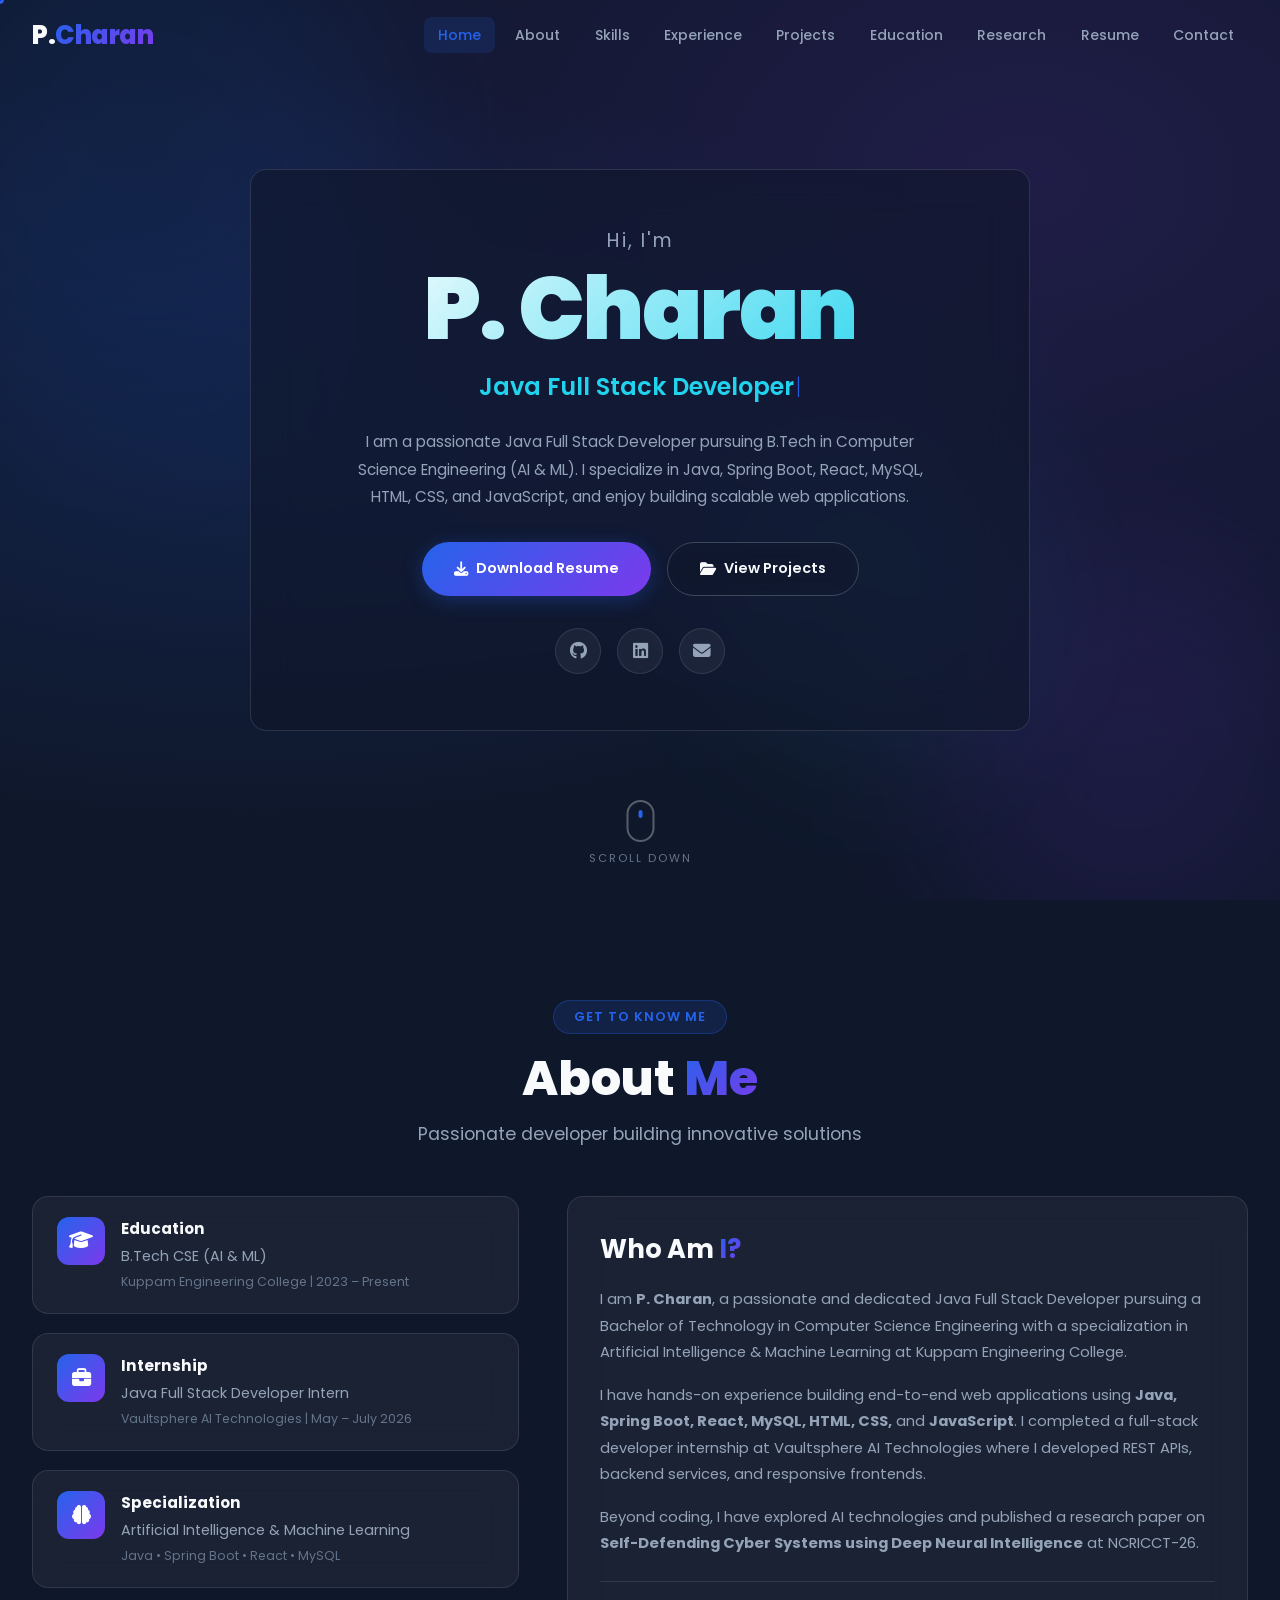
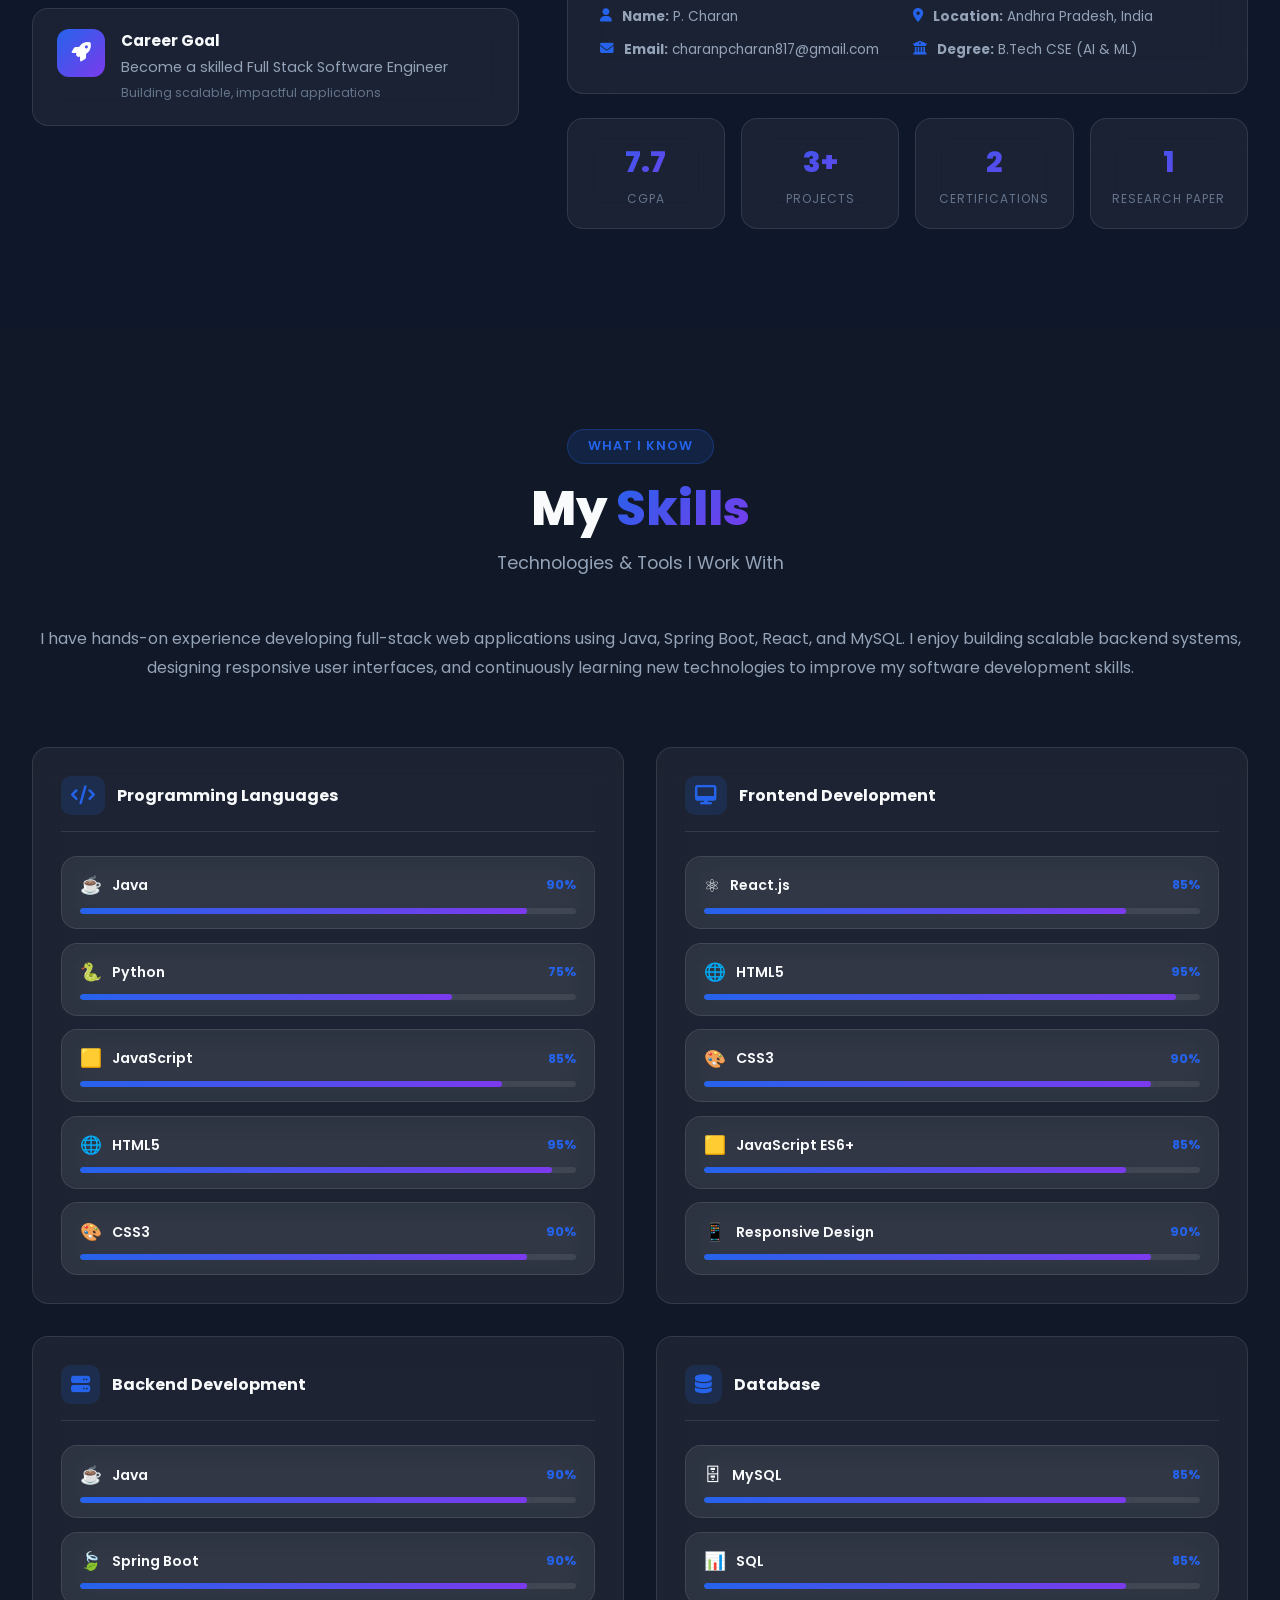
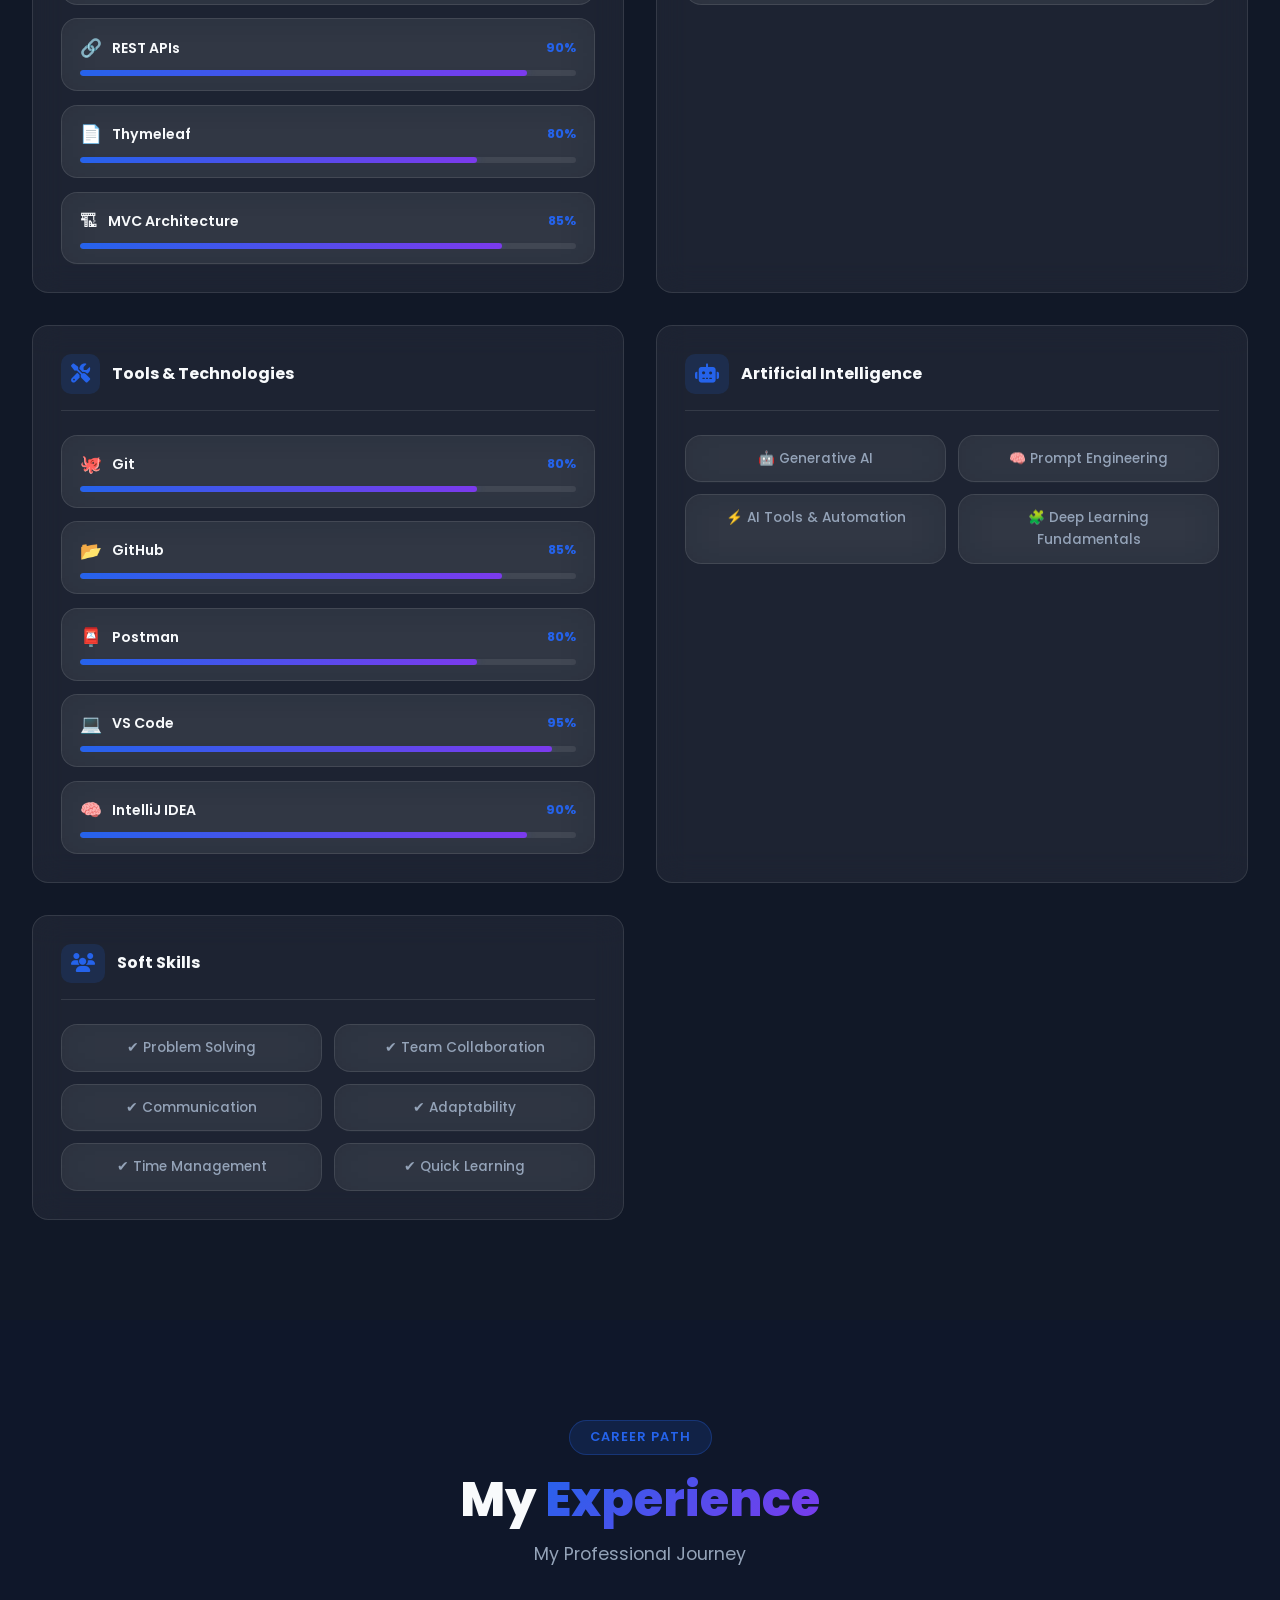
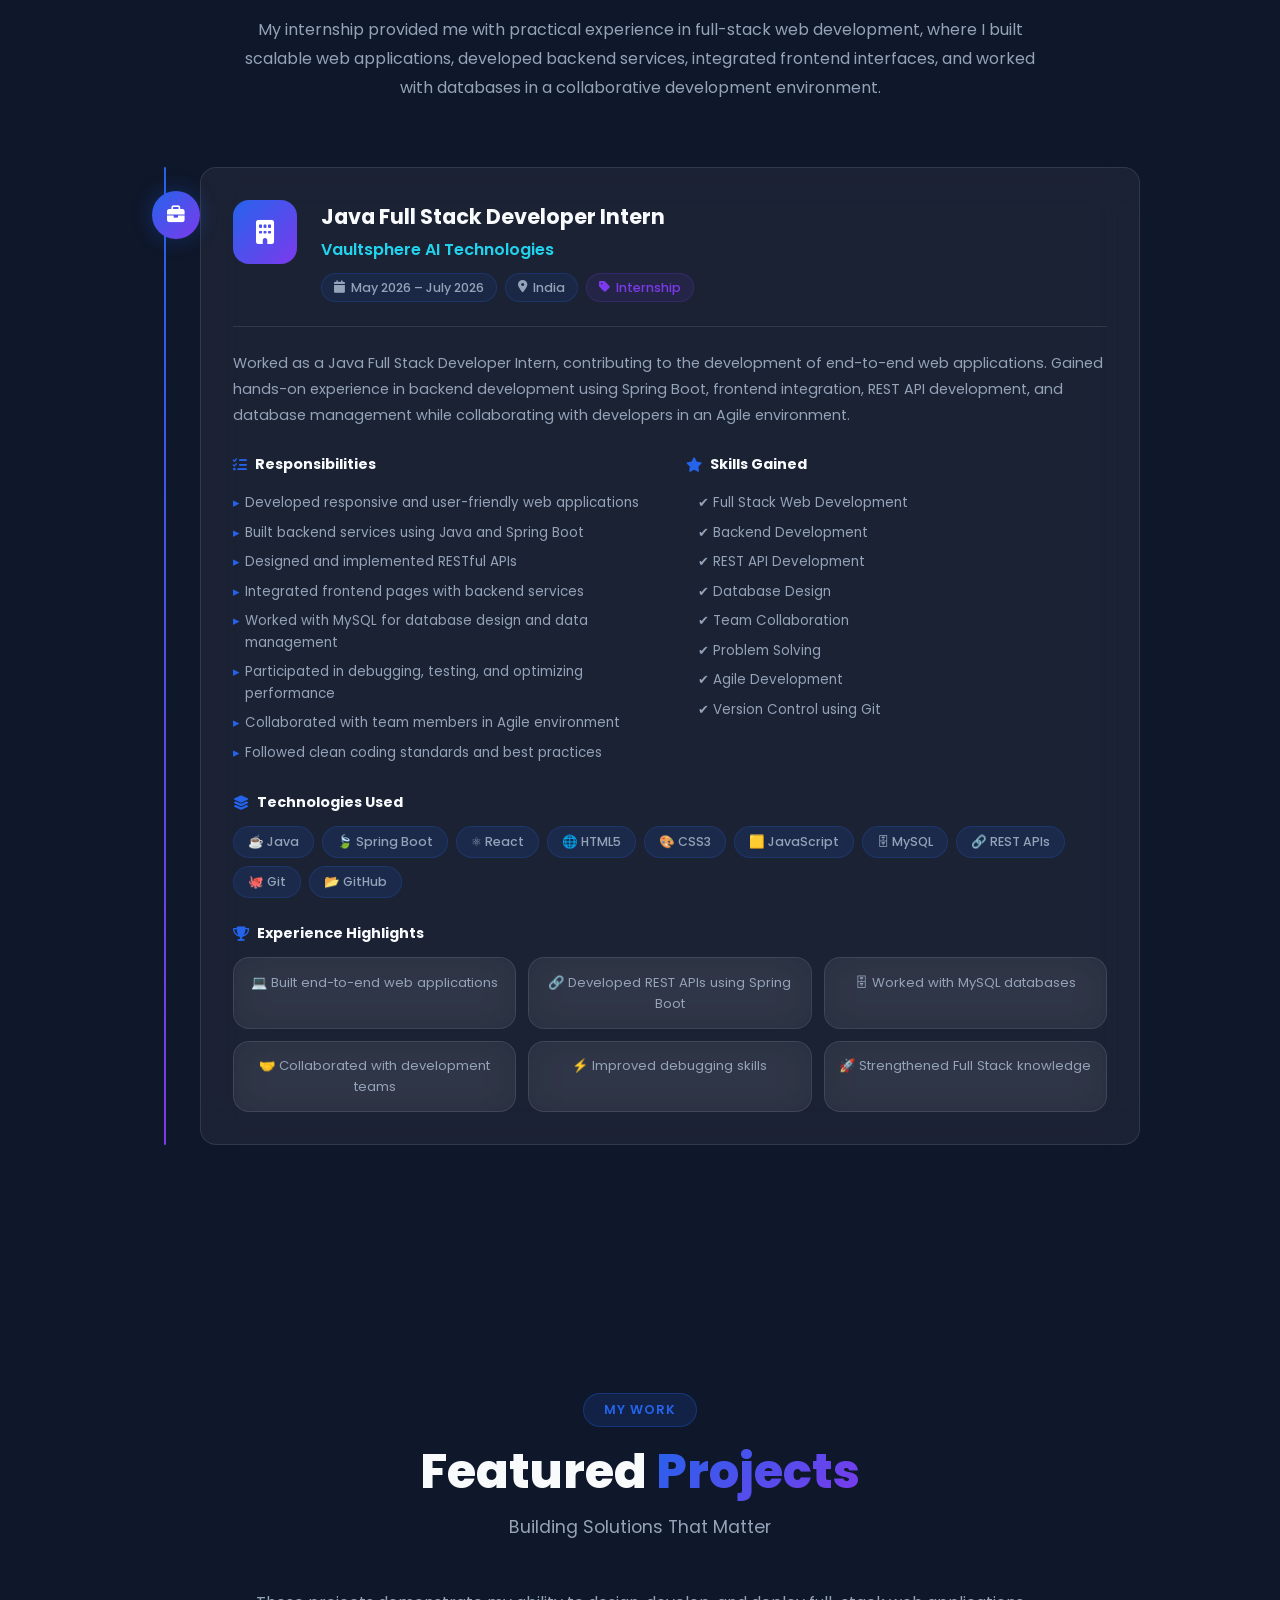
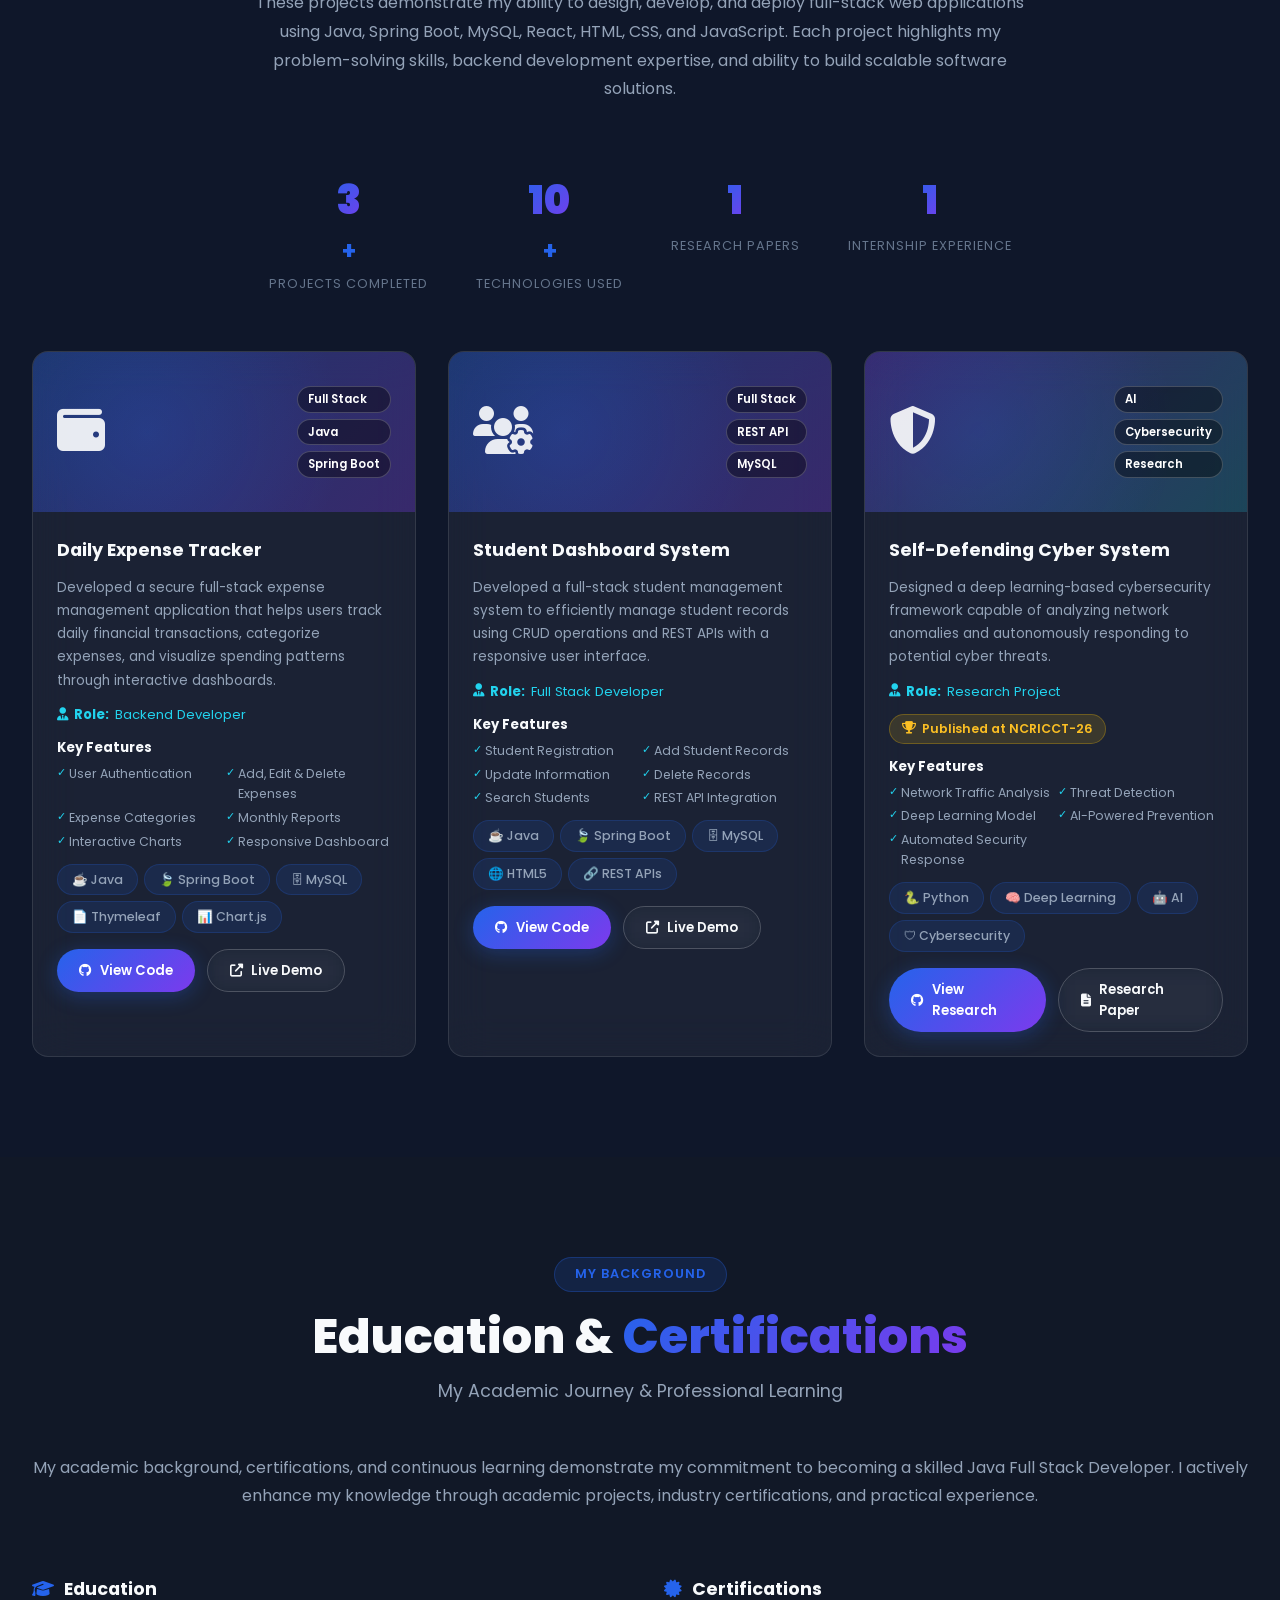
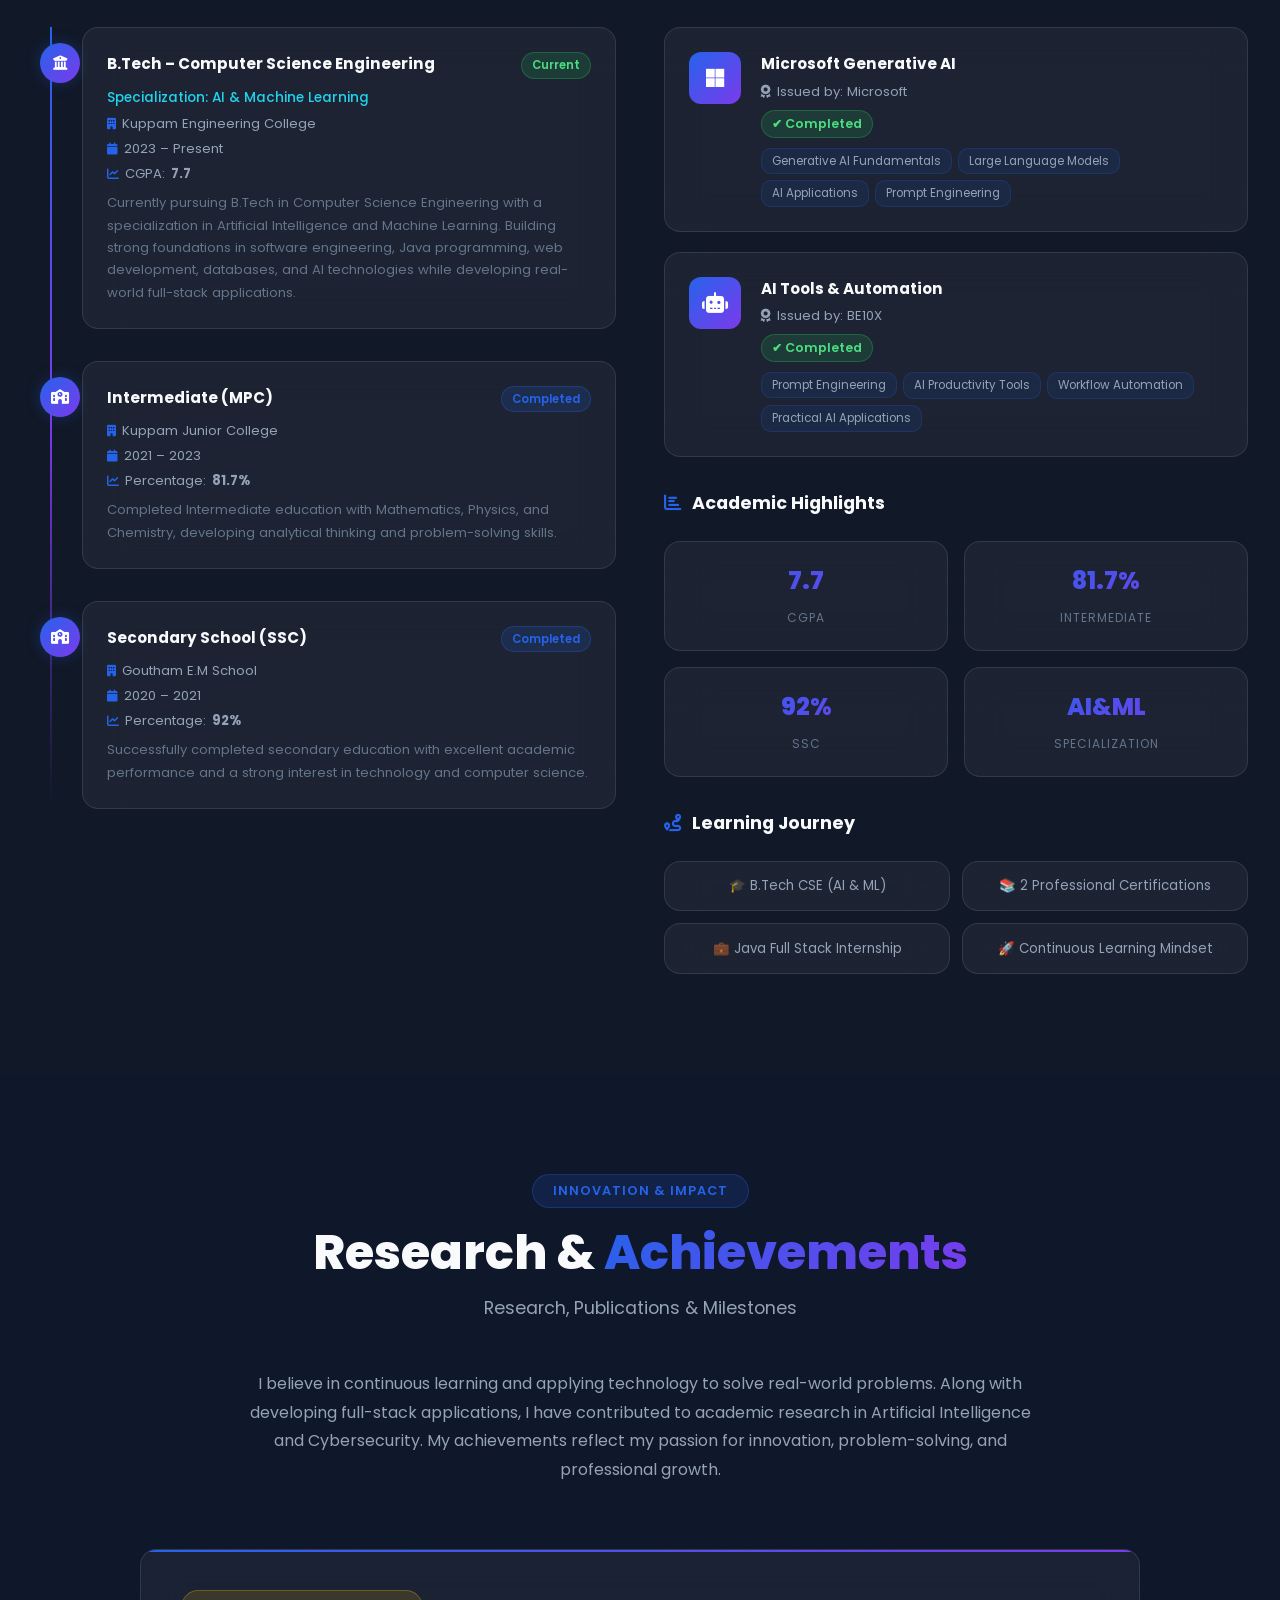
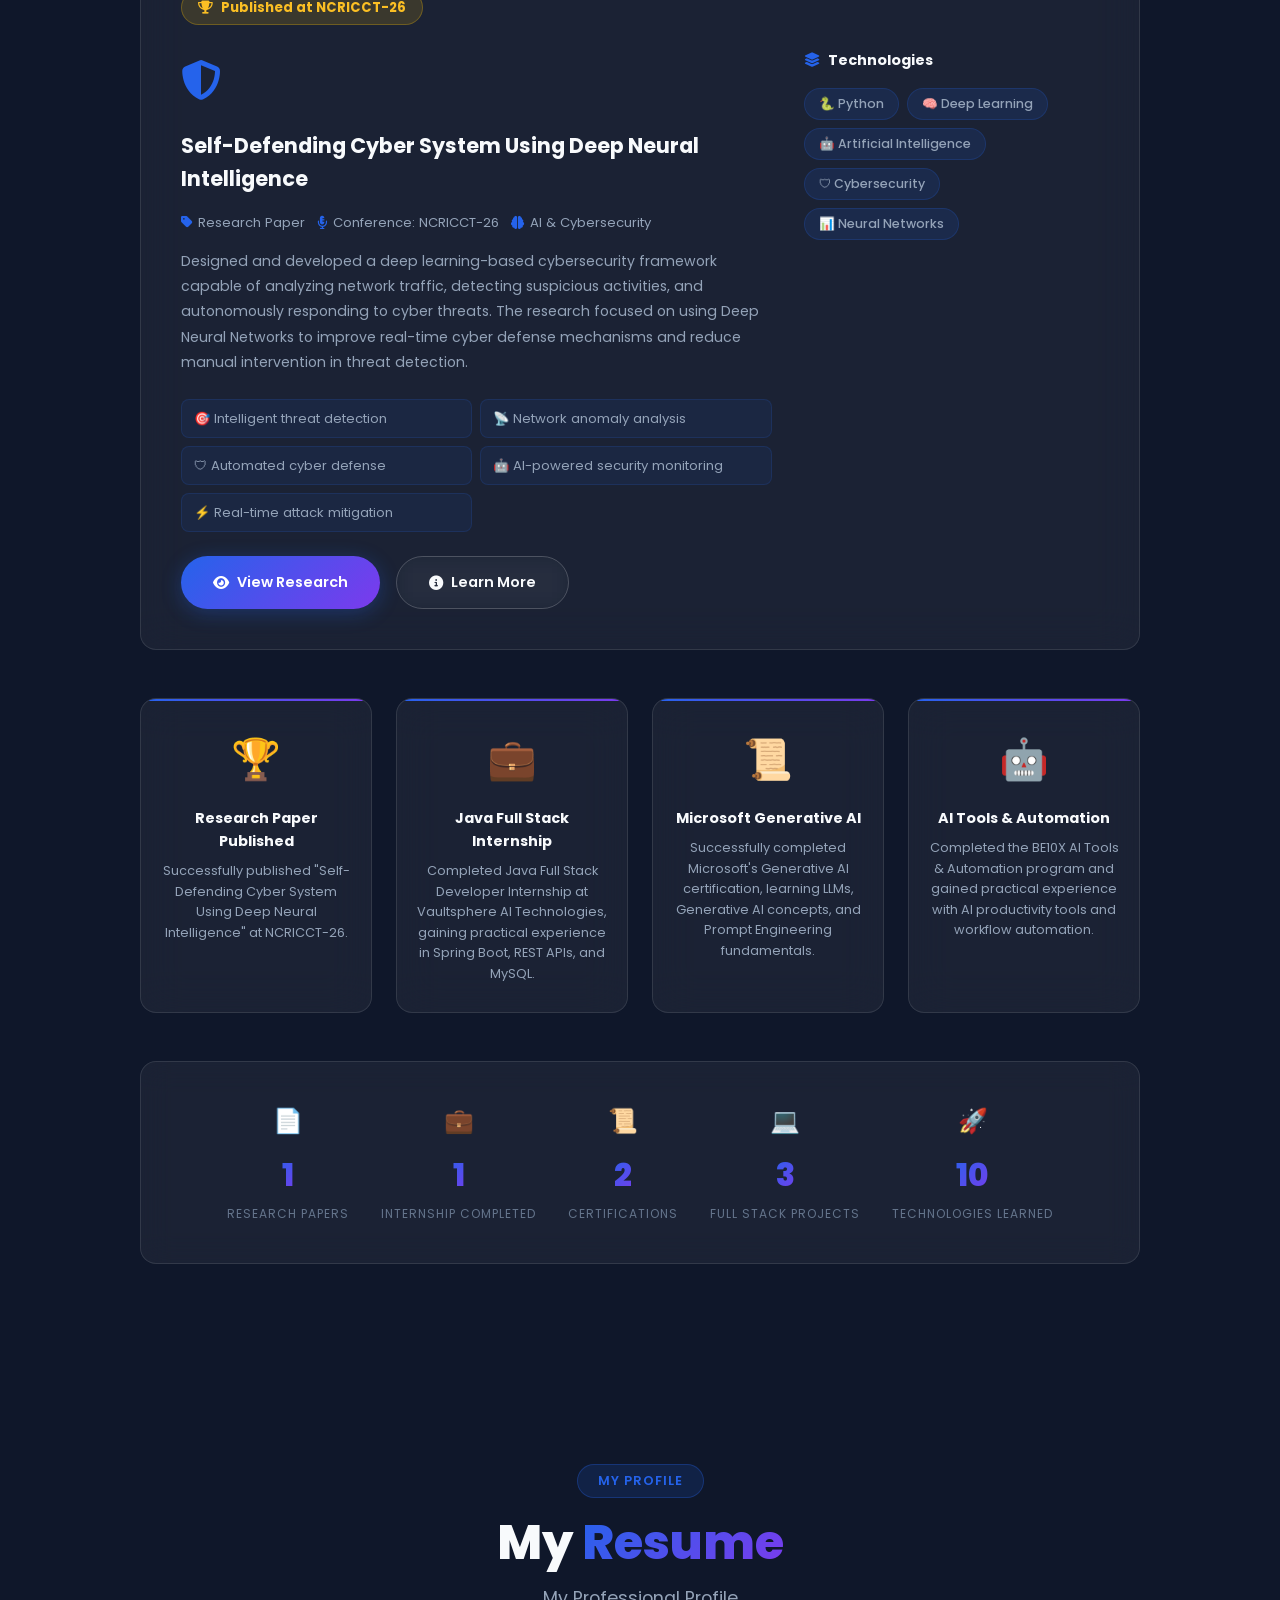
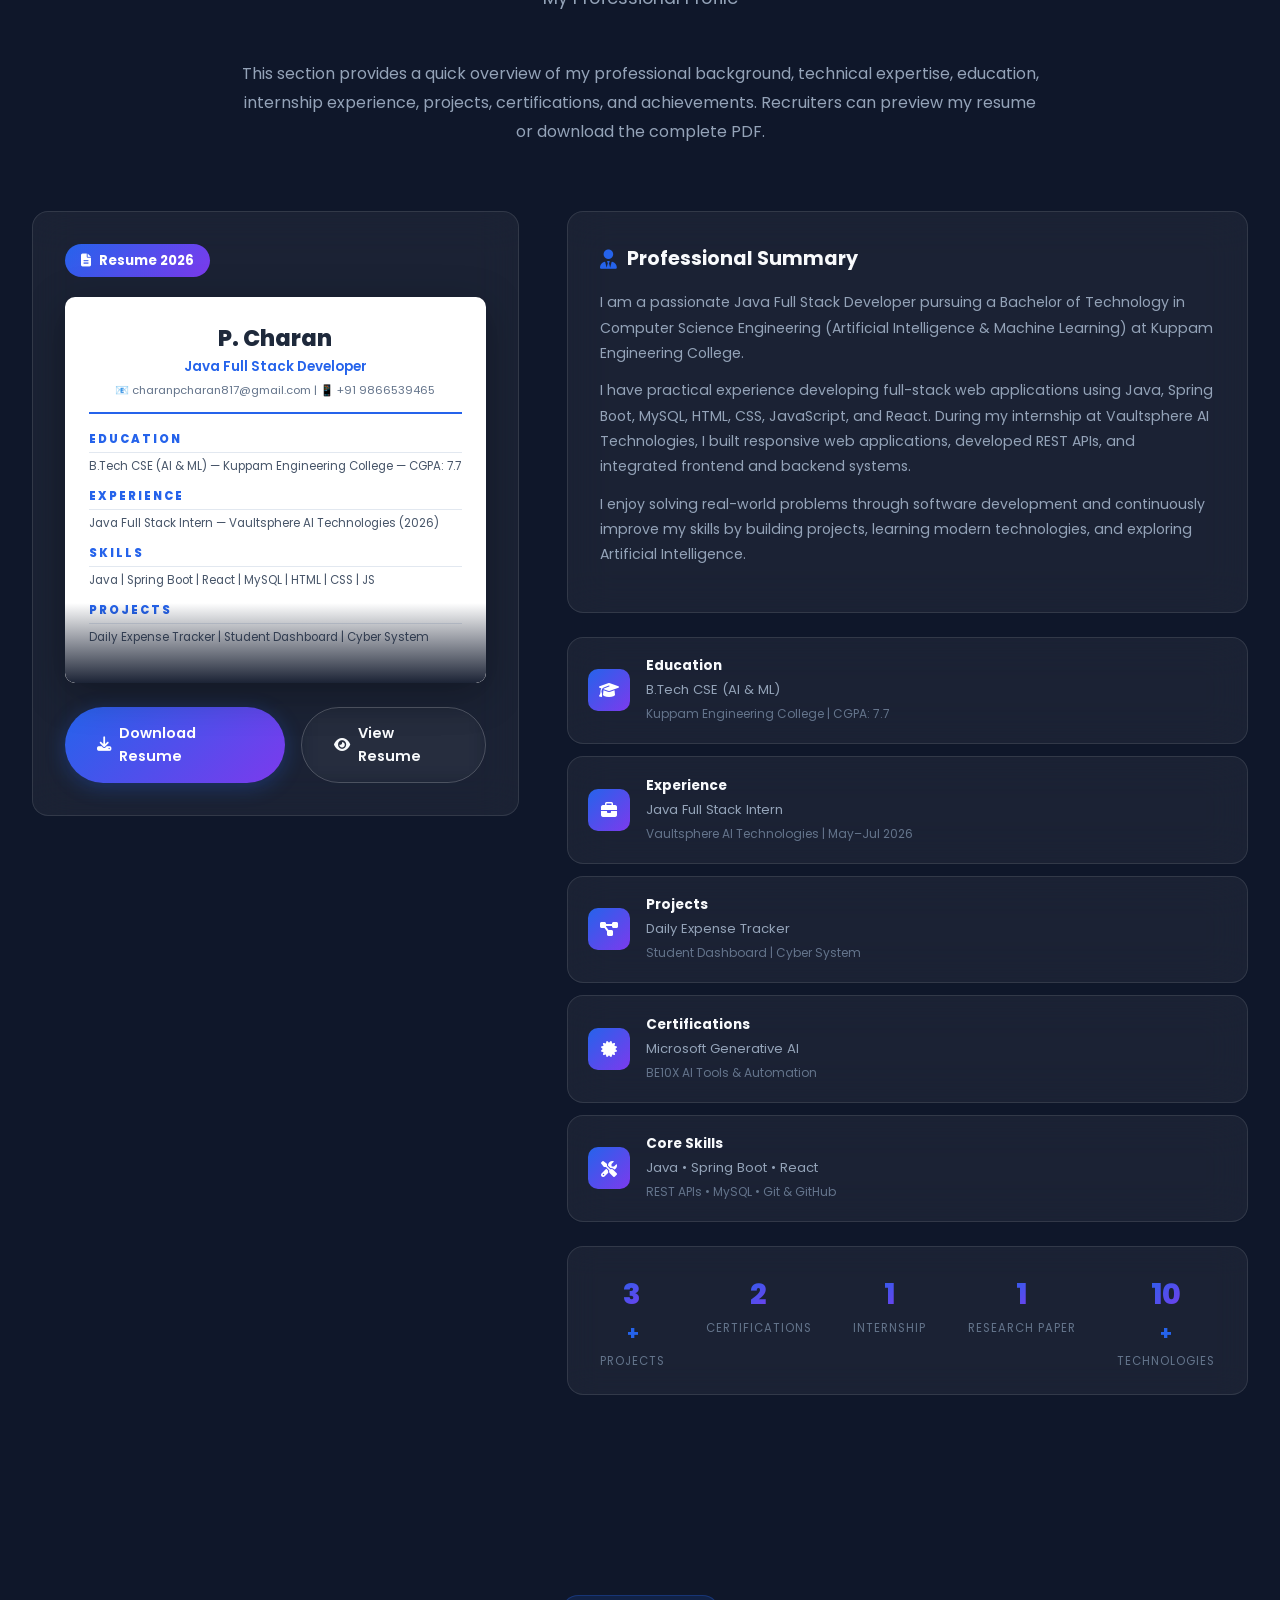
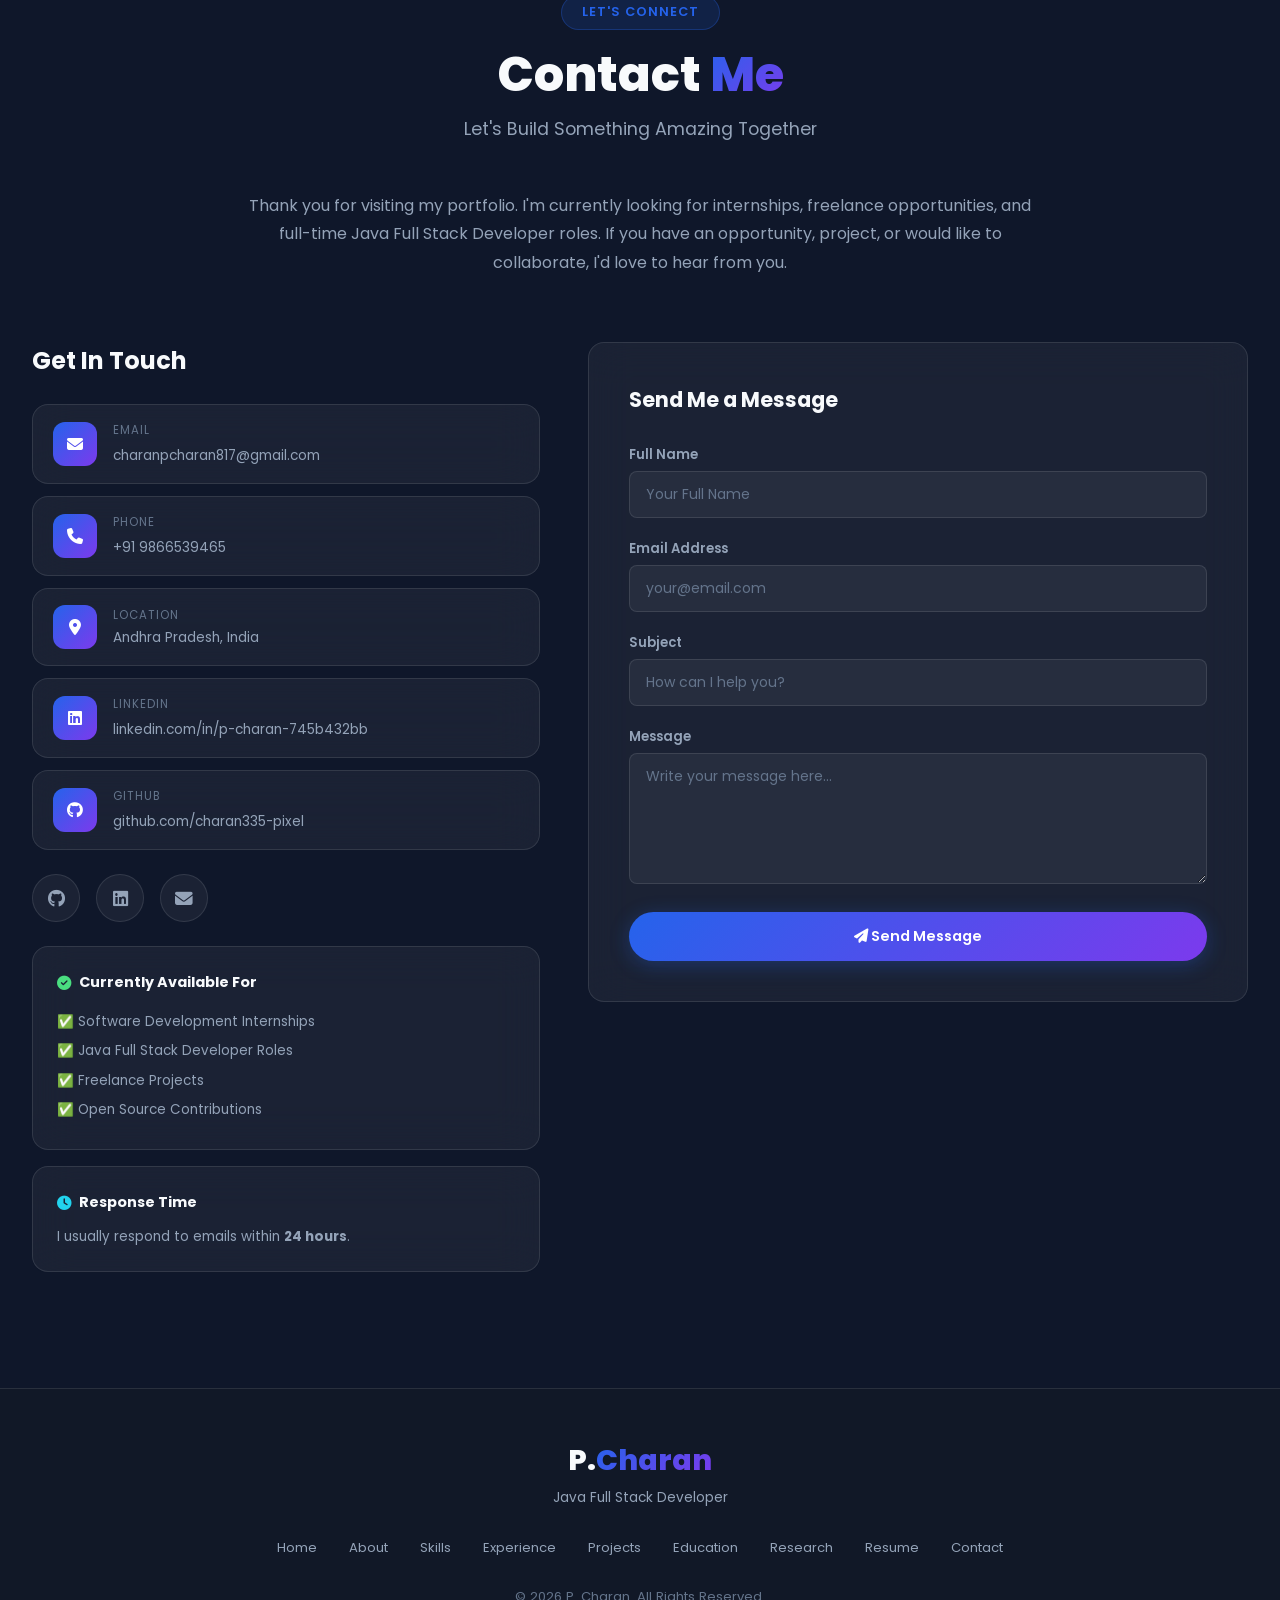
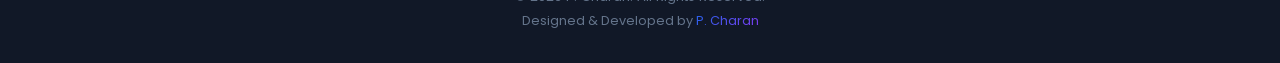
<file: index.html>
<!DOCTYPE html>
<html lang="en">
<head>
  <meta charset="UTF-8" />
  <meta name="viewport" content="width=device-width, initial-scale=1.0" />
  <title>P. Charan | Java Full Stack Developer</title>
  <meta name="description" content="P. Charan - Java Full Stack Developer specializing in Java, Spring Boot, React, MySQL. Portfolio showcasing projects, skills, and experience." />
  <meta name="keywords" content="Java Full Stack Developer, Spring Boot, React, MySQL, Portfolio, P. Charan" />
  <meta name="author" content="P. Charan" />
  <link rel="preconnect" href="https://fonts.googleapis.com" />
  <link rel="preconnect" href="https://fonts.gstatic.com" crossorigin />
  <link href="https://fonts.googleapis.com/css2?family=Poppins:wght@300;400;500;600;700;800;900&display=swap" rel="stylesheet" />
  <link rel="stylesheet" href="https://cdnjs.cloudflare.com/ajax/libs/font-awesome/6.5.0/css/all.min.css" />
  <link rel="stylesheet" href="style.css" />
</head>
<body>

  <!-- ===== NAVIGATION ===== -->
  <nav class="navbar" id="navbar">
    <div class="nav-container">
      <div class="nav-logo">
        <span class="logo-text">P.<span class="logo-accent">Charan</span></span>
      </div>
      <ul class="nav-links" id="navLinks">
        <li><a href="#home" class="nav-link active">Home</a></li>
        <li><a href="#about" class="nav-link">About</a></li>
        <li><a href="#skills" class="nav-link">Skills</a></li>
        <li><a href="#experience" class="nav-link">Experience</a></li>
        <li><a href="#projects" class="nav-link">Projects</a></li>
        <li><a href="#education" class="nav-link">Education</a></li>
        <li><a href="#research" class="nav-link">Research</a></li>
        <li><a href="#resume" class="nav-link">Resume</a></li>
        <li><a href="#contact" class="nav-link">Contact</a></li>
      </ul>
      <button class="hamburger" id="hamburger" aria-label="Toggle menu">
        <span></span><span></span><span></span>
      </button>
    </div>
  </nav>

  <!-- ===== HERO SECTION ===== -->
  <section class="hero" id="home">
    <canvas id="particleCanvas"></canvas>
    <div class="hero-glow glow-1"></div>
    <div class="hero-glow glow-2"></div>
    <div class="hero-glow glow-3"></div>
    <div class="hero-content glass-card hero-glass">
      <p class="hero-greeting">Hi, I'm</p>
      <h1 class="hero-name">P. Charan</h1>
      <div class="hero-typing-wrapper">
        <span class="hero-typing" id="typingText"></span><span class="typing-cursor">|</span>
      </div>
      <p class="hero-description">
        I am a passionate Java Full Stack Developer pursuing B.Tech in Computer Science Engineering (AI &amp; ML). I specialize in Java, Spring Boot, React, MySQL, HTML, CSS, and JavaScript, and enjoy building scalable web applications.
      </p>
      <div class="hero-buttons">
        <a href="#" onclick="downloadResume(event)" class="btn btn-primary" id="heroDownloadBtn">
          <i class="fas fa-download"></i> Download Resume
        </a>
        <a href="#projects" class="btn btn-secondary" id="heroViewProjectsBtn">
          <i class="fas fa-folder-open"></i> View Projects
        </a>
      </div>
      <div class="hero-socials">
        <a href="https://github.com/charan335-pixel" target="_blank" class="social-icon" id="heroGithub" aria-label="GitHub">
          <i class="fab fa-github"></i>
        </a>
        <a href="https://linkedin.com/in/p-charan-745b432bb" target="_blank" class="social-icon" id="heroLinkedin" aria-label="LinkedIn">
          <i class="fab fa-linkedin"></i>
        </a>
        <a href="mailto:charanpcharan817@gmail.com" class="social-icon" id="heroEmail" aria-label="Email">
          <i class="fas fa-envelope"></i>
        </a>
      </div>
    </div>
    <div class="scroll-indicator">
      <div class="scroll-mouse">
        <div class="scroll-wheel"></div>
      </div>
      <span>Scroll Down</span>
    </div>
  </section>

  <!-- ===== ABOUT SECTION ===== -->
  <section class="section about-section" id="about">
    <div class="section-header reveal">
      <span class="section-tag">Get to Know Me</span>
      <h2 class="section-title">About <span class="gradient-text">Me</span></h2>
      <p class="section-subtitle">Passionate developer building innovative solutions</p>
    </div>
    <div class="about-container">
      <!-- Left Side: Info Cards -->
      <div class="about-left reveal">
        <div class="info-card" id="aboutEducationCard">
          <div class="info-card-icon"><i class="fas fa-graduation-cap"></i></div>
          <div class="info-card-content">
            <h3>Education</h3>
            <p>B.Tech CSE (AI &amp; ML)</p>
            <span>Kuppam Engineering College | 2023 – Present</span>
          </div>
        </div>
        <div class="info-card" id="aboutInternshipCard">
          <div class="info-card-icon"><i class="fas fa-briefcase"></i></div>
          <div class="info-card-content">
            <h3>Internship</h3>
            <p>Java Full Stack Developer Intern</p>
            <span>Vaultsphere AI Technologies | May – July 2026</span>
          </div>
        </div>
        <div class="info-card" id="aboutSpecCard">
          <div class="info-card-icon"><i class="fas fa-brain"></i></div>
          <div class="info-card-content">
            <h3>Specialization</h3>
            <p>Artificial Intelligence &amp; Machine Learning</p>
            <span>Java • Spring Boot • React • MySQL</span>
          </div>
        </div>
        <div class="info-card" id="aboutGoalCard">
          <div class="info-card-icon"><i class="fas fa-rocket"></i></div>
          <div class="info-card-content">
            <h3>Career Goal</h3>
            <p>Become a skilled Full Stack Software Engineer</p>
            <span>Building scalable, impactful applications</span>
          </div>
        </div>
      </div>

      <!-- Right Side: Description + Highlights -->
      <div class="about-right reveal">
        <div class="about-desc glass-card">
          <h3>Who Am <span class="gradient-text">I?</span></h3>
          <p>
            I am <strong>P. Charan</strong>, a passionate and dedicated Java Full Stack Developer pursuing a Bachelor of Technology in Computer Science Engineering with a specialization in Artificial Intelligence &amp; Machine Learning at Kuppam Engineering College.
          </p>
          <p>
            I have hands-on experience building end-to-end web applications using <strong>Java, Spring Boot, React, MySQL, HTML, CSS,</strong> and <strong>JavaScript</strong>. I completed a full-stack developer internship at Vaultsphere AI Technologies where I developed REST APIs, backend services, and responsive frontends.
          </p>
          <p>
            Beyond coding, I have explored AI technologies and published a research paper on <strong>Self-Defending Cyber Systems using Deep Neural Intelligence</strong> at NCRICCT-26.
          </p>
          <div class="personal-info-grid">
            <div class="personal-item">
              <i class="fas fa-user"></i>
              <span><strong>Name:</strong> P. Charan</span>
            </div>
            <div class="personal-item">
              <i class="fas fa-map-marker-alt"></i>
              <span><strong>Location:</strong> Andhra Pradesh, India</span>
            </div>
            <div class="personal-item">
              <i class="fas fa-envelope"></i>
              <span><strong>Email:</strong> charanpcharan817@gmail.com</span>
            </div>
            <div class="personal-item">
              <i class="fas fa-university"></i>
              <span><strong>Degree:</strong> B.Tech CSE (AI &amp; ML)</span>
            </div>
          </div>
        </div>
        <div class="about-highlights">
          <div class="highlight-card" id="highlightCGPA">
            <span class="highlight-value">7.7</span>
            <span class="highlight-label">CGPA</span>
          </div>
          <div class="highlight-card" id="highlightProjects">
            <span class="highlight-value">3+</span>
            <span class="highlight-label">Projects</span>
          </div>
          <div class="highlight-card" id="highlightCerts">
            <span class="highlight-value">2</span>
            <span class="highlight-label">Certifications</span>
          </div>
          <div class="highlight-card" id="highlightPapers">
            <span class="highlight-value">1</span>
            <span class="highlight-label">Research Paper</span>
          </div>
        </div>
      </div>
    </div>
  </section>

  <!-- ===== SKILLS SECTION ===== -->
  <section class="section skills-section" id="skills">
    <div class="section-header reveal">
      <span class="section-tag">What I Know</span>
      <h2 class="section-title">My <span class="gradient-text">Skills</span></h2>
      <p class="section-subtitle">Technologies &amp; Tools I Work With</p>
    </div>
    <p class="section-intro reveal">
      I have hands-on experience developing full-stack web applications using Java, Spring Boot, React, and MySQL. I enjoy building scalable backend systems, designing responsive user interfaces, and continuously learning new technologies to improve my software development skills.
    </p>

    <div class="skills-grid">
      <!-- Programming Languages -->
      <div class="skill-category reveal" id="skillLang">
        <div class="skill-category-header">
          <i class="fas fa-code"></i>
          <h3>Programming Languages</h3>
        </div>
        <div class="skill-items">
          <div class="skill-item glass-card">
            <div class="skill-info">
              <span class="skill-icon">☕</span>
              <span class="skill-name">Java</span>
              <span class="skill-percent">90%</span>
            </div>
            <div class="skill-bar"><div class="skill-fill" data-width="90"></div></div>
          </div>
          <div class="skill-item glass-card">
            <div class="skill-info">
              <span class="skill-icon">🐍</span>
              <span class="skill-name">Python</span>
              <span class="skill-percent">75%</span>
            </div>
            <div class="skill-bar"><div class="skill-fill" data-width="75"></div></div>
          </div>
          <div class="skill-item glass-card">
            <div class="skill-info">
              <span class="skill-icon">🟨</span>
              <span class="skill-name">JavaScript</span>
              <span class="skill-percent">85%</span>
            </div>
            <div class="skill-bar"><div class="skill-fill" data-width="85"></div></div>
          </div>
          <div class="skill-item glass-card">
            <div class="skill-info">
              <span class="skill-icon">🌐</span>
              <span class="skill-name">HTML5</span>
              <span class="skill-percent">95%</span>
            </div>
            <div class="skill-bar"><div class="skill-fill" data-width="95"></div></div>
          </div>
          <div class="skill-item glass-card">
            <div class="skill-info">
              <span class="skill-icon">🎨</span>
              <span class="skill-name">CSS3</span>
              <span class="skill-percent">90%</span>
            </div>
            <div class="skill-bar"><div class="skill-fill" data-width="90"></div></div>
          </div>
        </div>
      </div>

      <!-- Frontend -->
      <div class="skill-category reveal" id="skillFrontend">
        <div class="skill-category-header">
          <i class="fas fa-desktop"></i>
          <h3>Frontend Development</h3>
        </div>
        <div class="skill-items">
          <div class="skill-item glass-card">
            <div class="skill-info">
              <span class="skill-icon">⚛</span>
              <span class="skill-name">React.js</span>
              <span class="skill-percent">85%</span>
            </div>
            <div class="skill-bar"><div class="skill-fill" data-width="85"></div></div>
          </div>
          <div class="skill-item glass-card">
            <div class="skill-info">
              <span class="skill-icon">🌐</span>
              <span class="skill-name">HTML5</span>
              <span class="skill-percent">95%</span>
            </div>
            <div class="skill-bar"><div class="skill-fill" data-width="95"></div></div>
          </div>
          <div class="skill-item glass-card">
            <div class="skill-info">
              <span class="skill-icon">🎨</span>
              <span class="skill-name">CSS3</span>
              <span class="skill-percent">90%</span>
            </div>
            <div class="skill-bar"><div class="skill-fill" data-width="90"></div></div>
          </div>
          <div class="skill-item glass-card">
            <div class="skill-info">
              <span class="skill-icon">🟨</span>
              <span class="skill-name">JavaScript ES6+</span>
              <span class="skill-percent">85%</span>
            </div>
            <div class="skill-bar"><div class="skill-fill" data-width="85"></div></div>
          </div>
          <div class="skill-item glass-card">
            <div class="skill-info">
              <span class="skill-icon">📱</span>
              <span class="skill-name">Responsive Design</span>
              <span class="skill-percent">90%</span>
            </div>
            <div class="skill-bar"><div class="skill-fill" data-width="90"></div></div>
          </div>
        </div>
      </div>

      <!-- Backend -->
      <div class="skill-category reveal" id="skillBackend">
        <div class="skill-category-header">
          <i class="fas fa-server"></i>
          <h3>Backend Development</h3>
        </div>
        <div class="skill-items">
          <div class="skill-item glass-card">
            <div class="skill-info">
              <span class="skill-icon">☕</span>
              <span class="skill-name">Java</span>
              <span class="skill-percent">90%</span>
            </div>
            <div class="skill-bar"><div class="skill-fill" data-width="90"></div></div>
          </div>
          <div class="skill-item glass-card">
            <div class="skill-info">
              <span class="skill-icon">🍃</span>
              <span class="skill-name">Spring Boot</span>
              <span class="skill-percent">90%</span>
            </div>
            <div class="skill-bar"><div class="skill-fill" data-width="90"></div></div>
          </div>
          <div class="skill-item glass-card">
            <div class="skill-info">
              <span class="skill-icon">🔗</span>
              <span class="skill-name">REST APIs</span>
              <span class="skill-percent">90%</span>
            </div>
            <div class="skill-bar"><div class="skill-fill" data-width="90"></div></div>
          </div>
          <div class="skill-item glass-card">
            <div class="skill-info">
              <span class="skill-icon">📄</span>
              <span class="skill-name">Thymeleaf</span>
              <span class="skill-percent">80%</span>
            </div>
            <div class="skill-bar"><div class="skill-fill" data-width="80"></div></div>
          </div>
          <div class="skill-item glass-card">
            <div class="skill-info">
              <span class="skill-icon">🏗</span>
              <span class="skill-name">MVC Architecture</span>
              <span class="skill-percent">85%</span>
            </div>
            <div class="skill-bar"><div class="skill-fill" data-width="85"></div></div>
          </div>
        </div>
      </div>

      <!-- Database -->
      <div class="skill-category reveal" id="skillDB">
        <div class="skill-category-header">
          <i class="fas fa-database"></i>
          <h3>Database</h3>
        </div>
        <div class="skill-items">
          <div class="skill-item glass-card">
            <div class="skill-info">
              <span class="skill-icon">🗄</span>
              <span class="skill-name">MySQL</span>
              <span class="skill-percent">85%</span>
            </div>
            <div class="skill-bar"><div class="skill-fill" data-width="85"></div></div>
          </div>
          <div class="skill-item glass-card">
            <div class="skill-info">
              <span class="skill-icon">📊</span>
              <span class="skill-name">SQL</span>
              <span class="skill-percent">85%</span>
            </div>
            <div class="skill-bar"><div class="skill-fill" data-width="85"></div></div>
          </div>
        </div>
      </div>

      <!-- Tools -->
      <div class="skill-category reveal" id="skillTools">
        <div class="skill-category-header">
          <i class="fas fa-tools"></i>
          <h3>Tools &amp; Technologies</h3>
        </div>
        <div class="skill-items">
          <div class="skill-item glass-card">
            <div class="skill-info">
              <span class="skill-icon">🐙</span>
              <span class="skill-name">Git</span>
              <span class="skill-percent">80%</span>
            </div>
            <div class="skill-bar"><div class="skill-fill" data-width="80"></div></div>
          </div>
          <div class="skill-item glass-card">
            <div class="skill-info">
              <span class="skill-icon">📂</span>
              <span class="skill-name">GitHub</span>
              <span class="skill-percent">85%</span>
            </div>
            <div class="skill-bar"><div class="skill-fill" data-width="85"></div></div>
          </div>
          <div class="skill-item glass-card">
            <div class="skill-info">
              <span class="skill-icon">📮</span>
              <span class="skill-name">Postman</span>
              <span class="skill-percent">80%</span>
            </div>
            <div class="skill-bar"><div class="skill-fill" data-width="80"></div></div>
          </div>
          <div class="skill-item glass-card">
            <div class="skill-info">
              <span class="skill-icon">💻</span>
              <span class="skill-name">VS Code</span>
              <span class="skill-percent">95%</span>
            </div>
            <div class="skill-bar"><div class="skill-fill" data-width="95"></div></div>
          </div>
          <div class="skill-item glass-card">
            <div class="skill-info">
              <span class="skill-icon">🧠</span>
              <span class="skill-name">IntelliJ IDEA</span>
              <span class="skill-percent">90%</span>
            </div>
            <div class="skill-bar"><div class="skill-fill" data-width="90"></div></div>
          </div>
        </div>
      </div>

      <!-- AI -->
      <div class="skill-category reveal" id="skillAI">
        <div class="skill-category-header">
          <i class="fas fa-robot"></i>
          <h3>Artificial Intelligence</h3>
        </div>
        <div class="skill-items soft-skills-grid">
          <div class="soft-skill-badge glass-card">🤖 Generative AI</div>
          <div class="soft-skill-badge glass-card">🧠 Prompt Engineering</div>
          <div class="soft-skill-badge glass-card">⚡ AI Tools &amp; Automation</div>
          <div class="soft-skill-badge glass-card">🧩 Deep Learning Fundamentals</div>
        </div>
      </div>

      <!-- Soft Skills -->
      <div class="skill-category reveal" id="skillSoft">
        <div class="skill-category-header">
          <i class="fas fa-users"></i>
          <h3>Soft Skills</h3>
        </div>
        <div class="skill-items soft-skills-grid">
          <div class="soft-skill-badge glass-card">✔ Problem Solving</div>
          <div class="soft-skill-badge glass-card">✔ Team Collaboration</div>
          <div class="soft-skill-badge glass-card">✔ Communication</div>
          <div class="soft-skill-badge glass-card">✔ Adaptability</div>
          <div class="soft-skill-badge glass-card">✔ Time Management</div>
          <div class="soft-skill-badge glass-card">✔ Quick Learning</div>
        </div>
      </div>
    </div>
  </section>

  <!-- ===== EXPERIENCE SECTION ===== -->
  <section class="section experience-section" id="experience">
    <div class="section-header reveal">
      <span class="section-tag">Career Path</span>
      <h2 class="section-title">My <span class="gradient-text">Experience</span></h2>
      <p class="section-subtitle">My Professional Journey</p>
    </div>
    <p class="section-intro reveal">
      My internship provided me with practical experience in full-stack web development, where I built scalable web applications, developed backend services, integrated frontend interfaces, and worked with databases in a collaborative development environment.
    </p>

    <div class="experience-container">
      <div class="timeline">
        <div class="timeline-line"></div>
        <div class="timeline-item reveal" id="expItem1">
          <div class="timeline-dot">
            <i class="fas fa-briefcase"></i>
          </div>
          <div class="experience-card glass-card">
            <div class="exp-card-header">
              <div class="exp-company-logo">
                <i class="fas fa-building"></i>
              </div>
              <div class="exp-title-info">
                <h3>Java Full Stack Developer Intern</h3>
                <h4>Vaultsphere AI Technologies</h4>
                <div class="exp-meta">
                  <span class="exp-badge"><i class="fas fa-calendar"></i> May 2026 – July 2026</span>
                  <span class="exp-badge"><i class="fas fa-map-marker-alt"></i> India</span>
                  <span class="exp-badge type-badge"><i class="fas fa-tag"></i> Internship</span>
                </div>
              </div>
            </div>

            <p class="exp-description">
              Worked as a Java Full Stack Developer Intern, contributing to the development of end-to-end web applications. Gained hands-on experience in backend development using Spring Boot, frontend integration, REST API development, and database management while collaborating with developers in an Agile environment.
            </p>

            <div class="exp-columns">
              <div class="exp-responsibilities">
                <h4><i class="fas fa-tasks"></i> Responsibilities</h4>
                <ul>
                  <li>Developed responsive and user-friendly web applications</li>
                  <li>Built backend services using Java and Spring Boot</li>
                  <li>Designed and implemented RESTful APIs</li>
                  <li>Integrated frontend pages with backend services</li>
                  <li>Worked with MySQL for database design and data management</li>
                  <li>Participated in debugging, testing, and optimizing performance</li>
                  <li>Collaborated with team members in Agile environment</li>
                  <li>Followed clean coding standards and best practices</li>
                </ul>
              </div>
              <div class="exp-skills-gained">
                <h4><i class="fas fa-star"></i> Skills Gained</h4>
                <ul>
                  <li>✔ Full Stack Web Development</li>
                  <li>✔ Backend Development</li>
                  <li>✔ REST API Development</li>
                  <li>✔ Database Design</li>
                  <li>✔ Team Collaboration</li>
                  <li>✔ Problem Solving</li>
                  <li>✔ Agile Development</li>
                  <li>✔ Version Control using Git</li>
                </ul>
              </div>
            </div>

            <div class="exp-tech-stack">
              <h4><i class="fas fa-layer-group"></i> Technologies Used</h4>
              <div class="tech-tags">
                <span class="tech-tag">☕ Java</span>
                <span class="tech-tag">🍃 Spring Boot</span>
                <span class="tech-tag">⚛ React</span>
                <span class="tech-tag">🌐 HTML5</span>
                <span class="tech-tag">🎨 CSS3</span>
                <span class="tech-tag">🟨 JavaScript</span>
                <span class="tech-tag">🗄 MySQL</span>
                <span class="tech-tag">🔗 REST APIs</span>
                <span class="tech-tag">🐙 Git</span>
                <span class="tech-tag">📂 GitHub</span>
              </div>
            </div>

            <div class="exp-highlights">
              <h4><i class="fas fa-trophy"></i> Experience Highlights</h4>
              <div class="highlights-grid">
                <div class="exp-highlight-card glass-card">💻 Built end-to-end web applications</div>
                <div class="exp-highlight-card glass-card">🔗 Developed REST APIs using Spring Boot</div>
                <div class="exp-highlight-card glass-card">🗄 Worked with MySQL databases</div>
                <div class="exp-highlight-card glass-card">🤝 Collaborated with development teams</div>
                <div class="exp-highlight-card glass-card">⚡ Improved debugging skills</div>
                <div class="exp-highlight-card glass-card">🚀 Strengthened Full Stack knowledge</div>
              </div>
            </div>
          </div>
        </div>
      </div>
    </div>
  </section>

  <!-- ===== PROJECTS SECTION ===== -->
  <section class="section projects-section" id="projects">
    <div class="section-header reveal">
      <span class="section-tag">My Work</span>
      <h2 class="section-title">Featured <span class="gradient-text">Projects</span></h2>
      <p class="section-subtitle">Building Solutions That Matter</p>
    </div>
    <p class="section-intro reveal">
      These projects demonstrate my ability to design, develop, and deploy full-stack web applications using Java, Spring Boot, MySQL, React, HTML, CSS, and JavaScript. Each project highlights my problem-solving skills, backend development expertise, and ability to build scalable software solutions.
    </p>

    <div class="project-stats reveal">
      <div class="stat-item">
        <span class="stat-num" data-target="3">0</span><span class="stat-plus">+</span>
        <span class="stat-label">Projects Completed</span>
      </div>
      <div class="stat-item">
        <span class="stat-num" data-target="10">0</span><span class="stat-plus">+</span>
        <span class="stat-label">Technologies Used</span>
      </div>
      <div class="stat-item">
        <span class="stat-num" data-target="1">0</span>
        <span class="stat-label">Research Papers</span>
      </div>
      <div class="stat-item">
        <span class="stat-num" data-target="1">0</span>
        <span class="stat-label">Internship Experience</span>
      </div>
    </div>

    <div class="projects-grid">
      <!-- Project 1 -->
      <div class="project-card glass-card reveal" id="project1">
        <div class="project-card-banner">
          <div class="project-icon-display">
            <i class="fas fa-wallet"></i>
          </div>
          <div class="project-badges">
            <span class="proj-badge">Full Stack</span>
            <span class="proj-badge">Java</span>
            <span class="proj-badge">Spring Boot</span>
          </div>
        </div>
        <div class="project-card-body">
          <h3>Daily Expense Tracker</h3>
          <p class="proj-desc">Developed a secure full-stack expense management application that helps users track daily financial transactions, categorize expenses, and visualize spending patterns through interactive dashboards.</p>
          <div class="proj-role"><i class="fas fa-user-tie"></i> <strong>Role:</strong> Backend Developer</div>
          <div class="proj-features">
            <h4>Key Features</h4>
            <ul>
              <li>User Authentication</li>
              <li>Add, Edit &amp; Delete Expenses</li>
              <li>Expense Categories</li>
              <li>Monthly Reports</li>
              <li>Interactive Charts</li>
              <li>Responsive Dashboard</li>
            </ul>
          </div>
          <div class="proj-tech">
            <span class="tech-tag">☕ Java</span>
            <span class="tech-tag">🍃 Spring Boot</span>
            <span class="tech-tag">🗄 MySQL</span>
            <span class="tech-tag">📄 Thymeleaf</span>
            <span class="tech-tag">📊 Chart.js</span>
          </div>
          <div class="proj-buttons">
            <a href="#" class="btn btn-sm btn-primary" id="proj1Github"><i class="fab fa-github"></i> View Code</a>
            <a href="#" class="btn btn-sm btn-secondary" id="proj1Demo"><i class="fas fa-external-link-alt"></i> Live Demo</a>
          </div>
        </div>
      </div>

      <!-- Project 2 -->
      <div class="project-card glass-card reveal" id="project2">
        <div class="project-card-banner">
          <div class="project-icon-display">
            <i class="fas fa-users-cog"></i>
          </div>
          <div class="project-badges">
            <span class="proj-badge">Full Stack</span>
            <span class="proj-badge">REST API</span>
            <span class="proj-badge">MySQL</span>
          </div>
        </div>
        <div class="project-card-body">
          <h3>Student Dashboard System</h3>
          <p class="proj-desc">Developed a full-stack student management system to efficiently manage student records using CRUD operations and REST APIs with a responsive user interface.</p>
          <div class="proj-role"><i class="fas fa-user-tie"></i> <strong>Role:</strong> Full Stack Developer</div>
          <div class="proj-features">
            <h4>Key Features</h4>
            <ul>
              <li>Student Registration</li>
              <li>Add Student Records</li>
              <li>Update Information</li>
              <li>Delete Records</li>
              <li>Search Students</li>
              <li>REST API Integration</li>
            </ul>
          </div>
          <div class="proj-tech">
            <span class="tech-tag">☕ Java</span>
            <span class="tech-tag">🍃 Spring Boot</span>
            <span class="tech-tag">🗄 MySQL</span>
            <span class="tech-tag">🌐 HTML5</span>
            <span class="tech-tag">🔗 REST APIs</span>
          </div>
          <div class="proj-buttons">
            <a href="#" class="btn btn-sm btn-primary" id="proj2Github"><i class="fab fa-github"></i> View Code</a>
            <a href="#" class="btn btn-sm btn-secondary" id="proj2Demo"><i class="fas fa-external-link-alt"></i> Live Demo</a>
          </div>
        </div>
      </div>

      <!-- Project 3 -->
      <div class="project-card glass-card reveal" id="project3">
        <div class="project-card-banner project-banner-ai">
          <div class="project-icon-display">
            <i class="fas fa-shield-alt"></i>
          </div>
          <div class="project-badges">
            <span class="proj-badge">AI</span>
            <span class="proj-badge">Cybersecurity</span>
            <span class="proj-badge">Research</span>
          </div>
        </div>
        <div class="project-card-body">
          <h3>Self-Defending Cyber System</h3>
          <p class="proj-desc">Designed a deep learning-based cybersecurity framework capable of analyzing network anomalies and autonomously responding to potential cyber threats.</p>
          <div class="proj-role"><i class="fas fa-user-tie"></i> <strong>Role:</strong> Research Project</div>
          <div class="proj-achievement"><i class="fas fa-trophy"></i> Published at NCRICCT-26</div>
          <div class="proj-features">
            <h4>Key Features</h4>
            <ul>
              <li>Network Traffic Analysis</li>
              <li>Threat Detection</li>
              <li>Deep Learning Model</li>
              <li>AI-Powered Prevention</li>
              <li>Automated Security Response</li>
            </ul>
          </div>
          <div class="proj-tech">
            <span class="tech-tag">🐍 Python</span>
            <span class="tech-tag">🧠 Deep Learning</span>
            <span class="tech-tag">🤖 AI</span>
            <span class="tech-tag">🛡 Cybersecurity</span>
          </div>
          <div class="proj-buttons">
            <a href="#" class="btn btn-sm btn-primary" id="proj3Github"><i class="fab fa-github"></i> View Research</a>
            <a href="#" class="btn btn-sm btn-secondary" id="proj3Demo"><i class="fas fa-file-alt"></i> Research Paper</a>
          </div>
        </div>
      </div>
    </div>
  </section>

  <!-- ===== EDUCATION SECTION ===== -->
  <section class="section education-section" id="education">
    <div class="section-header reveal">
      <span class="section-tag">My Background</span>
      <h2 class="section-title">Education &amp; <span class="gradient-text">Certifications</span></h2>
      <p class="section-subtitle">My Academic Journey &amp; Professional Learning</p>
    </div>
    <p class="section-intro reveal">
      My academic background, certifications, and continuous learning demonstrate my commitment to becoming a skilled Java Full Stack Developer. I actively enhance my knowledge through academic projects, industry certifications, and practical experience.
    </p>

    <div class="edu-container">
      <!-- Education Timeline -->
      <div class="edu-left reveal">
        <h3 class="edu-col-title"><i class="fas fa-graduation-cap"></i> Education</h3>
        <div class="edu-timeline">
          <div class="edu-item" id="eduBtech">
            <div class="edu-dot"><i class="fas fa-university"></i></div>
            <div class="edu-card glass-card">
              <div class="edu-card-header">
                <h4>B.Tech – Computer Science Engineering</h4>
                <span class="edu-badge edu-current">Current</span>
              </div>
              <p class="edu-spec">Specialization: AI &amp; Machine Learning</p>
              <p class="edu-inst"><i class="fas fa-building"></i> Kuppam Engineering College</p>
              <p class="edu-duration"><i class="fas fa-calendar"></i> 2023 – Present</p>
              <p class="edu-grade"><i class="fas fa-chart-line"></i> CGPA: <strong>7.7</strong></p>
              <p class="edu-desc">Currently pursuing B.Tech in Computer Science Engineering with a specialization in Artificial Intelligence and Machine Learning. Building strong foundations in software engineering, Java programming, web development, databases, and AI technologies while developing real-world full-stack applications.</p>
            </div>
          </div>
          <div class="edu-item" id="eduIntermediate">
            <div class="edu-dot"><i class="fas fa-school"></i></div>
            <div class="edu-card glass-card">
              <div class="edu-card-header">
                <h4>Intermediate (MPC)</h4>
                <span class="edu-badge">Completed</span>
              </div>
              <p class="edu-inst"><i class="fas fa-building"></i> Kuppam Junior College</p>
              <p class="edu-duration"><i class="fas fa-calendar"></i> 2021 – 2023</p>
              <p class="edu-grade"><i class="fas fa-chart-line"></i> Percentage: <strong>81.7%</strong></p>
              <p class="edu-desc">Completed Intermediate education with Mathematics, Physics, and Chemistry, developing analytical thinking and problem-solving skills.</p>
            </div>
          </div>
          <div class="edu-item" id="eduSSC">
            <div class="edu-dot"><i class="fas fa-school"></i></div>
            <div class="edu-card glass-card">
              <div class="edu-card-header">
                <h4>Secondary School (SSC)</h4>
                <span class="edu-badge">Completed</span>
              </div>
              <p class="edu-inst"><i class="fas fa-building"></i> Goutham E.M School</p>
              <p class="edu-duration"><i class="fas fa-calendar"></i> 2020 – 2021</p>
              <p class="edu-grade"><i class="fas fa-chart-line"></i> Percentage: <strong>92%</strong></p>
              <p class="edu-desc">Successfully completed secondary education with excellent academic performance and a strong interest in technology and computer science.</p>
            </div>
          </div>
        </div>
      </div>

      <!-- Certifications -->
      <div class="edu-right reveal">
        <h3 class="edu-col-title"><i class="fas fa-certificate"></i> Certifications</h3>
        <div class="cert-cards">
          <div class="cert-card glass-card" id="certMicrosoft">
            <div class="cert-icon"><i class="fab fa-microsoft"></i></div>
            <div class="cert-content">
              <h4>Microsoft Generative AI</h4>
              <p class="cert-issuer"><i class="fas fa-award"></i> Issued by: Microsoft</p>
              <span class="cert-status completed">✔ Completed</span>
              <div class="cert-skills">
                <span>Generative AI Fundamentals</span>
                <span>Large Language Models</span>
                <span>AI Applications</span>
                <span>Prompt Engineering</span>
              </div>
            </div>
          </div>
          <div class="cert-card glass-card" id="certBe10x">
            <div class="cert-icon"><i class="fas fa-robot"></i></div>
            <div class="cert-content">
              <h4>AI Tools &amp; Automation</h4>
              <p class="cert-issuer"><i class="fas fa-award"></i> Issued by: BE10X</p>
              <span class="cert-status completed">✔ Completed</span>
              <div class="cert-skills">
                <span>Prompt Engineering</span>
                <span>AI Productivity Tools</span>
                <span>Workflow Automation</span>
                <span>Practical AI Applications</span>
              </div>
            </div>
          </div>
        </div>

        <h3 class="edu-col-title" style="margin-top:2rem;"><i class="fas fa-chart-bar"></i> Academic Highlights</h3>
        <div class="academic-highlights">
          <div class="acad-card glass-card">
            <span class="acad-value">7.7</span>
            <span class="acad-label">CGPA</span>
          </div>
          <div class="acad-card glass-card">
            <span class="acad-value">81.7%</span>
            <span class="acad-label">Intermediate</span>
          </div>
          <div class="acad-card glass-card">
            <span class="acad-value">92%</span>
            <span class="acad-label">SSC</span>
          </div>
          <div class="acad-card glass-card">
            <span class="acad-value">AI&amp;ML</span>
            <span class="acad-label">Specialization</span>
          </div>
        </div>

        <div class="learning-journey">
          <h3 class="edu-col-title"><i class="fas fa-route"></i> Learning Journey</h3>
          <div class="journey-cards">
            <div class="journey-card glass-card">🎓 B.Tech CSE (AI &amp; ML)</div>
            <div class="journey-card glass-card">📚 2 Professional Certifications</div>
            <div class="journey-card glass-card">💼 Java Full Stack Internship</div>
            <div class="journey-card glass-card">🚀 Continuous Learning Mindset</div>
          </div>
        </div>
      </div>
    </div>
  </section>

  <!-- ===== RESEARCH SECTION ===== -->
  <section class="section research-section" id="research">
    <div class="section-header reveal">
      <span class="section-tag">Innovation &amp; Impact</span>
      <h2 class="section-title">Research &amp; <span class="gradient-text">Achievements</span></h2>
      <p class="section-subtitle">Research, Publications &amp; Milestones</p>
    </div>
    <p class="section-intro reveal">
      I believe in continuous learning and applying technology to solve real-world problems. Along with developing full-stack applications, I have contributed to academic research in Artificial Intelligence and Cybersecurity. My achievements reflect my passion for innovation, problem-solving, and professional growth.
    </p>

    <!-- Research Paper -->
    <div class="research-paper-card glass-card reveal" id="researchPaperCard">
      <div class="research-badge-top">
        <span class="published-badge"><i class="fas fa-trophy"></i> Published at NCRICCT-26</span>
      </div>
      <div class="research-paper-content">
        <div class="research-paper-left">
          <div class="research-paper-icon"><i class="fas fa-shield-alt"></i></div>
          <h3>Self-Defending Cyber System Using Deep Neural Intelligence</h3>
          <div class="research-meta">
            <span><i class="fas fa-tag"></i> Research Paper</span>
            <span><i class="fas fa-microphone-alt"></i> Conference: NCRICCT-26</span>
            <span><i class="fas fa-brain"></i> AI &amp; Cybersecurity</span>
          </div>
          <p class="research-desc">
            Designed and developed a deep learning-based cybersecurity framework capable of analyzing network traffic, detecting suspicious activities, and autonomously responding to cyber threats. The research focused on using Deep Neural Networks to improve real-time cyber defense mechanisms and reduce manual intervention in threat detection.
          </p>
          <div class="research-highlights-list">
            <div class="rh-item">🎯 Intelligent threat detection</div>
            <div class="rh-item">📡 Network anomaly analysis</div>
            <div class="rh-item">🛡 Automated cyber defense</div>
            <div class="rh-item">🤖 AI-powered security monitoring</div>
            <div class="rh-item">⚡ Real-time attack mitigation</div>
          </div>
          <div class="research-buttons">
            <a href="#" class="btn btn-primary" id="viewResearchBtn"><i class="fas fa-eye"></i> View Research</a>
            <a href="#" class="btn btn-secondary" id="learnMoreBtn"><i class="fas fa-info-circle"></i> Learn More</a>
          </div>
        </div>
        <div class="research-paper-right">
          <h4><i class="fas fa-layer-group"></i> Technologies</h4>
          <div class="tech-tags">
            <span class="tech-tag">🐍 Python</span>
            <span class="tech-tag">🧠 Deep Learning</span>
            <span class="tech-tag">🤖 Artificial Intelligence</span>
            <span class="tech-tag">🛡 Cybersecurity</span>
            <span class="tech-tag">📊 Neural Networks</span>
          </div>
        </div>
      </div>
    </div>

    <!-- Achievements Grid -->
    <div class="achievements-grid">
      <div class="achievement-card glass-card reveal" id="ach1">
        <div class="ach-icon">🏆</div>
        <h4>Research Paper Published</h4>
        <p>Successfully published "Self-Defending Cyber System Using Deep Neural Intelligence" at NCRICCT-26.</p>
      </div>
      <div class="achievement-card glass-card reveal" id="ach2">
        <div class="ach-icon">💼</div>
        <h4>Java Full Stack Internship</h4>
        <p>Completed Java Full Stack Developer Internship at Vaultsphere AI Technologies, gaining practical experience in Spring Boot, REST APIs, and MySQL.</p>
      </div>
      <div class="achievement-card glass-card reveal" id="ach3">
        <div class="ach-icon">📜</div>
        <h4>Microsoft Generative AI</h4>
        <p>Successfully completed Microsoft's Generative AI certification, learning LLMs, Generative AI concepts, and Prompt Engineering fundamentals.</p>
      </div>
      <div class="achievement-card glass-card reveal" id="ach4">
        <div class="ach-icon">🤖</div>
        <h4>AI Tools &amp; Automation</h4>
        <p>Completed the BE10X AI Tools &amp; Automation program and gained practical experience with AI productivity tools and workflow automation.</p>
      </div>
    </div>

    <!-- Career Statistics -->
    <div class="career-stats reveal">
      <div class="career-stat-item">
        <span class="career-stat-icon">📄</span>
        <span class="career-stat-num" data-target="1">0</span>
        <span class="career-stat-label">Research Papers</span>
      </div>
      <div class="career-stat-item">
        <span class="career-stat-icon">💼</span>
        <span class="career-stat-num" data-target="1">0</span>
        <span class="career-stat-label">Internship Completed</span>
      </div>
      <div class="career-stat-item">
        <span class="career-stat-icon">📜</span>
        <span class="career-stat-num" data-target="2">0</span>
        <span class="career-stat-label">Certifications</span>
      </div>
      <div class="career-stat-item">
        <span class="career-stat-icon">💻</span>
        <span class="career-stat-num" data-target="3">0</span>
        <span class="career-stat-label">Full Stack Projects</span>
      </div>
      <div class="career-stat-item">
        <span class="career-stat-icon">🚀</span>
        <span class="career-stat-num" data-target="10">0</span>
        <span class="career-stat-label">Technologies Learned</span>
      </div>
    </div>
  </section>

  <!-- ===== RESUME SECTION ===== -->
  <section class="section resume-section" id="resume">
    <div class="section-header reveal">
      <span class="section-tag">My Profile</span>
      <h2 class="section-title">My <span class="gradient-text">Resume</span></h2>
      <p class="section-subtitle">My Professional Profile</p>
    </div>
    <p class="section-intro reveal">
      This section provides a quick overview of my professional background, technical expertise, education, internship experience, projects, certifications, and achievements. Recruiters can preview my resume or download the complete PDF.
    </p>

    <div class="resume-container">
      <!-- Left: Resume Preview -->
      <div class="resume-left reveal">
        <div class="resume-preview-card glass-card">
          <div class="resume-badge-top">
            <span class="resume-year-badge"><i class="fas fa-file-alt"></i> Resume 2026</span>
          </div>
          <div class="resume-doc-preview">
            <div class="resume-doc-header">
              <div class="resume-doc-name">P. Charan</div>
              <div class="resume-doc-title">Java Full Stack Developer</div>
              <div class="resume-doc-contact">📧 charanpcharan817@gmail.com | 📱 +91 9866539465</div>
            </div>
            <div class="resume-doc-section">
              <div class="resume-doc-section-title">EDUCATION</div>
              <div class="resume-doc-line"></div>
              <div class="resume-doc-item">B.Tech CSE (AI &amp; ML) — Kuppam Engineering College — CGPA: 7.7</div>
            </div>
            <div class="resume-doc-section">
              <div class="resume-doc-section-title">EXPERIENCE</div>
              <div class="resume-doc-line"></div>
              <div class="resume-doc-item">Java Full Stack Intern — Vaultsphere AI Technologies (2026)</div>
            </div>
            <div class="resume-doc-section">
              <div class="resume-doc-section-title">SKILLS</div>
              <div class="resume-doc-line"></div>
              <div class="resume-doc-item">Java | Spring Boot | React | MySQL | HTML | CSS | JS</div>
            </div>
            <div class="resume-doc-section">
              <div class="resume-doc-section-title">PROJECTS</div>
              <div class="resume-doc-line"></div>
              <div class="resume-doc-item">Daily Expense Tracker | Student Dashboard | Cyber System</div>
            </div>
            <div class="resume-doc-overlay"></div>
          </div>
          <div class="resume-actions">
            <a href="#" onclick="downloadResume(event)" class="btn btn-primary" id="downloadResumeBtn">
              <i class="fas fa-download"></i> Download Resume
            </a>
            <a href="resume.html" target="_blank" class="btn btn-secondary" id="viewResumeBtn">
              <i class="fas fa-eye"></i> View Resume
            </a>
          </div>
        </div>
      </div>

      <!-- Right: Professional Summary -->
      <div class="resume-right reveal">
        <div class="professional-summary glass-card">
          <h3><i class="fas fa-user-tie"></i> Professional Summary</h3>
          <p>I am a passionate Java Full Stack Developer pursuing a Bachelor of Technology in Computer Science Engineering (Artificial Intelligence &amp; Machine Learning) at Kuppam Engineering College.</p>
          <p>I have practical experience developing full-stack web applications using Java, Spring Boot, MySQL, HTML, CSS, JavaScript, and React. During my internship at Vaultsphere AI Technologies, I built responsive web applications, developed REST APIs, and integrated frontend and backend systems.</p>
          <p>I enjoy solving real-world problems through software development and continuously improve my skills by building projects, learning modern technologies, and exploring Artificial Intelligence.</p>
        </div>

        <div class="resume-highlights-grid">
          <div class="resume-highlight-card glass-card">
            <div class="rh-icon"><i class="fas fa-graduation-cap"></i></div>
            <div class="rh-content">
              <h4>Education</h4>
              <p>B.Tech CSE (AI &amp; ML)</p>
              <small>Kuppam Engineering College | CGPA: 7.7</small>
            </div>
          </div>
          <div class="resume-highlight-card glass-card">
            <div class="rh-icon"><i class="fas fa-briefcase"></i></div>
            <div class="rh-content">
              <h4>Experience</h4>
              <p>Java Full Stack Intern</p>
              <small>Vaultsphere AI Technologies | May–Jul 2026</small>
            </div>
          </div>
          <div class="resume-highlight-card glass-card">
            <div class="rh-icon"><i class="fas fa-project-diagram"></i></div>
            <div class="rh-content">
              <h4>Projects</h4>
              <p>Daily Expense Tracker</p>
              <small>Student Dashboard | Cyber System</small>
            </div>
          </div>
          <div class="resume-highlight-card glass-card">
            <div class="rh-icon"><i class="fas fa-certificate"></i></div>
            <div class="rh-content">
              <h4>Certifications</h4>
              <p>Microsoft Generative AI</p>
              <small>BE10X AI Tools &amp; Automation</small>
            </div>
          </div>
          <div class="resume-highlight-card glass-card">
            <div class="rh-icon"><i class="fas fa-tools"></i></div>
            <div class="rh-content">
              <h4>Core Skills</h4>
              <p>Java • Spring Boot • React</p>
              <small>REST APIs • MySQL • Git &amp; GitHub</small>
            </div>
          </div>
        </div>

        <div class="resume-stats">
          <div class="r-stat"><span class="r-stat-num" data-target="3">0</span><span class="r-stat-plus">+</span><span>Projects</span></div>
          <div class="r-stat"><span class="r-stat-num" data-target="2">0</span><span>Certifications</span></div>
          <div class="r-stat"><span class="r-stat-num" data-target="1">0</span><span>Internship</span></div>
          <div class="r-stat"><span class="r-stat-num" data-target="1">0</span><span>Research Paper</span></div>
          <div class="r-stat"><span class="r-stat-num" data-target="10">0</span><span class="r-stat-plus">+</span><span>Technologies</span></div>
        </div>
      </div>
    </div>
  </section>

  <!-- ===== CONTACT SECTION ===== -->
  <section class="section contact-section" id="contact">
    <div class="section-header reveal">
      <span class="section-tag">Let's Connect</span>
      <h2 class="section-title">Contact <span class="gradient-text">Me</span></h2>
      <p class="section-subtitle">Let's Build Something Amazing Together</p>
    </div>
    <p class="section-intro reveal">
      Thank you for visiting my portfolio. I'm currently looking for internships, freelance opportunities, and full-time Java Full Stack Developer roles. If you have an opportunity, project, or would like to collaborate, I'd love to hear from you.
    </p>

    <div class="contact-container">
      <!-- Left Column -->
      <div class="contact-left reveal">
        <h3>Get In Touch</h3>
        <div class="contact-info-cards">
          <div class="contact-info-card glass-card" id="contactEmail">
            <div class="ci-icon"><i class="fas fa-envelope"></i></div>
            <div class="ci-content">
              <span>Email</span>
              <a href="mailto:charanpcharan817@gmail.com">charanpcharan817@gmail.com</a>
            </div>
          </div>
          <div class="contact-info-card glass-card" id="contactPhone">
            <div class="ci-icon"><i class="fas fa-phone"></i></div>
            <div class="ci-content">
              <span>Phone</span>
              <a href="tel:+919866539465">+91 9866539465</a>
            </div>
          </div>
          <div class="contact-info-card glass-card" id="contactLocation">
            <div class="ci-icon"><i class="fas fa-map-marker-alt"></i></div>
            <div class="ci-content">
              <span>Location</span>
              <p>Andhra Pradesh, India</p>
            </div>
          </div>
          <div class="contact-info-card glass-card" id="contactLinkedIn">
            <div class="ci-icon"><i class="fab fa-linkedin"></i></div>
            <div class="ci-content">
              <span>LinkedIn</span>
              <a href="https://linkedin.com/in/p-charan-745b432bb" target="_blank">linkedin.com/in/p-charan-745b432bb</a>
            </div>
          </div>
          <div class="contact-info-card glass-card" id="contactGithub">
            <div class="ci-icon"><i class="fab fa-github"></i></div>
            <div class="ci-content">
              <span>GitHub</span>
              <a href="https://github.com/charan335-pixel" target="_blank">github.com/charan335-pixel</a>
            </div>
          </div>
        </div>

        <div class="contact-socials">
          <a href="https://github.com/charan335-pixel" target="_blank" class="c-social-icon" id="cSocialGithub" aria-label="GitHub"><i class="fab fa-github"></i></a>
          <a href="https://linkedin.com/in/p-charan-745b432bb" target="_blank" class="c-social-icon" id="cSocialLinkedin" aria-label="LinkedIn"><i class="fab fa-linkedin"></i></a>
          <a href="mailto:charanpcharan817@gmail.com" class="c-social-icon" id="cSocialEmail" aria-label="Email"><i class="fas fa-envelope"></i></a>
        </div>

        <div class="availability-card glass-card">
          <h4><i class="fas fa-check-circle"></i> Currently Available For</h4>
          <ul>
            <li>✅ Software Development Internships</li>
            <li>✅ Java Full Stack Developer Roles</li>
            <li>✅ Freelance Projects</li>
            <li>✅ Open Source Contributions</li>
          </ul>
        </div>

        <div class="response-card glass-card">
          <h4><i class="fas fa-clock"></i> Response Time</h4>
          <p>I usually respond to emails within <strong>24 hours</strong>.</p>
        </div>
      </div>

      <!-- Right Column: Contact Form -->
      <div class="contact-right reveal">
        <div class="contact-form-card glass-card">
          <h3>Send Me a Message</h3>
          <form id="contactForm" novalidate>
            <div class="form-group">
              <label for="fullName">Full Name</label>
              <input type="text" id="fullName" name="fullName" placeholder="Your Full Name" required />
            </div>
            <div class="form-group">
              <label for="emailAddr">Email Address</label>
              <input type="email" id="emailAddr" name="emailAddr" placeholder="your@email.com" required />
            </div>
            <div class="form-group">
              <label for="subject">Subject</label>
              <input type="text" id="subject" name="subject" placeholder="How can I help you?" required />
            </div>
            <div class="form-group">
              <label for="message">Message</label>
              <textarea id="message" name="message" rows="5" placeholder="Write your message here..." required></textarea>
            </div>
            <button type="submit" class="btn btn-primary btn-full" id="sendMessageBtn">
              <span class="btn-text"><i class="fas fa-paper-plane"></i> Send Message</span>
              <span class="btn-loading" style="display:none;"><i class="fas fa-spinner fa-spin"></i> Sending...</span>
            </button>
            <div class="form-success" id="formSuccess" style="display:none;">
              <i class="fas fa-check-circle"></i> Message sent successfully! I'll get back to you soon.
            </div>
          </form>
        </div>
      </div>
    </div>
  </section>

  <!-- ===== FOOTER ===== -->
  <footer class="footer">
    <div class="footer-container">
      <div class="footer-logo">
        <span class="logo-text">P.<span class="logo-accent">Charan</span></span>
        <p>Java Full Stack Developer</p>
      </div>
      <nav class="footer-nav">
        <a href="#home">Home</a>
        <a href="#about">About</a>
        <a href="#skills">Skills</a>
        <a href="#experience">Experience</a>
        <a href="#projects">Projects</a>
        <a href="#education">Education</a>
        <a href="#research">Research</a>
        <a href="#resume">Resume</a>
        <a href="#contact">Contact</a>
      </nav>
      <p class="footer-copy">© 2026 P. Charan. All Rights Reserved.</p>
      <p class="footer-credit">Designed &amp; Developed by <span class="gradient-text">P. Charan</span></p>
    </div>
  </footer>

  <!-- Back to Top Button -->
  <button class="back-to-top" id="backToTop" aria-label="Back to top">
    <i class="fas fa-chevron-up"></i>
  </button>

  <script src="script.js"></script>
</body>
</html>
</file>
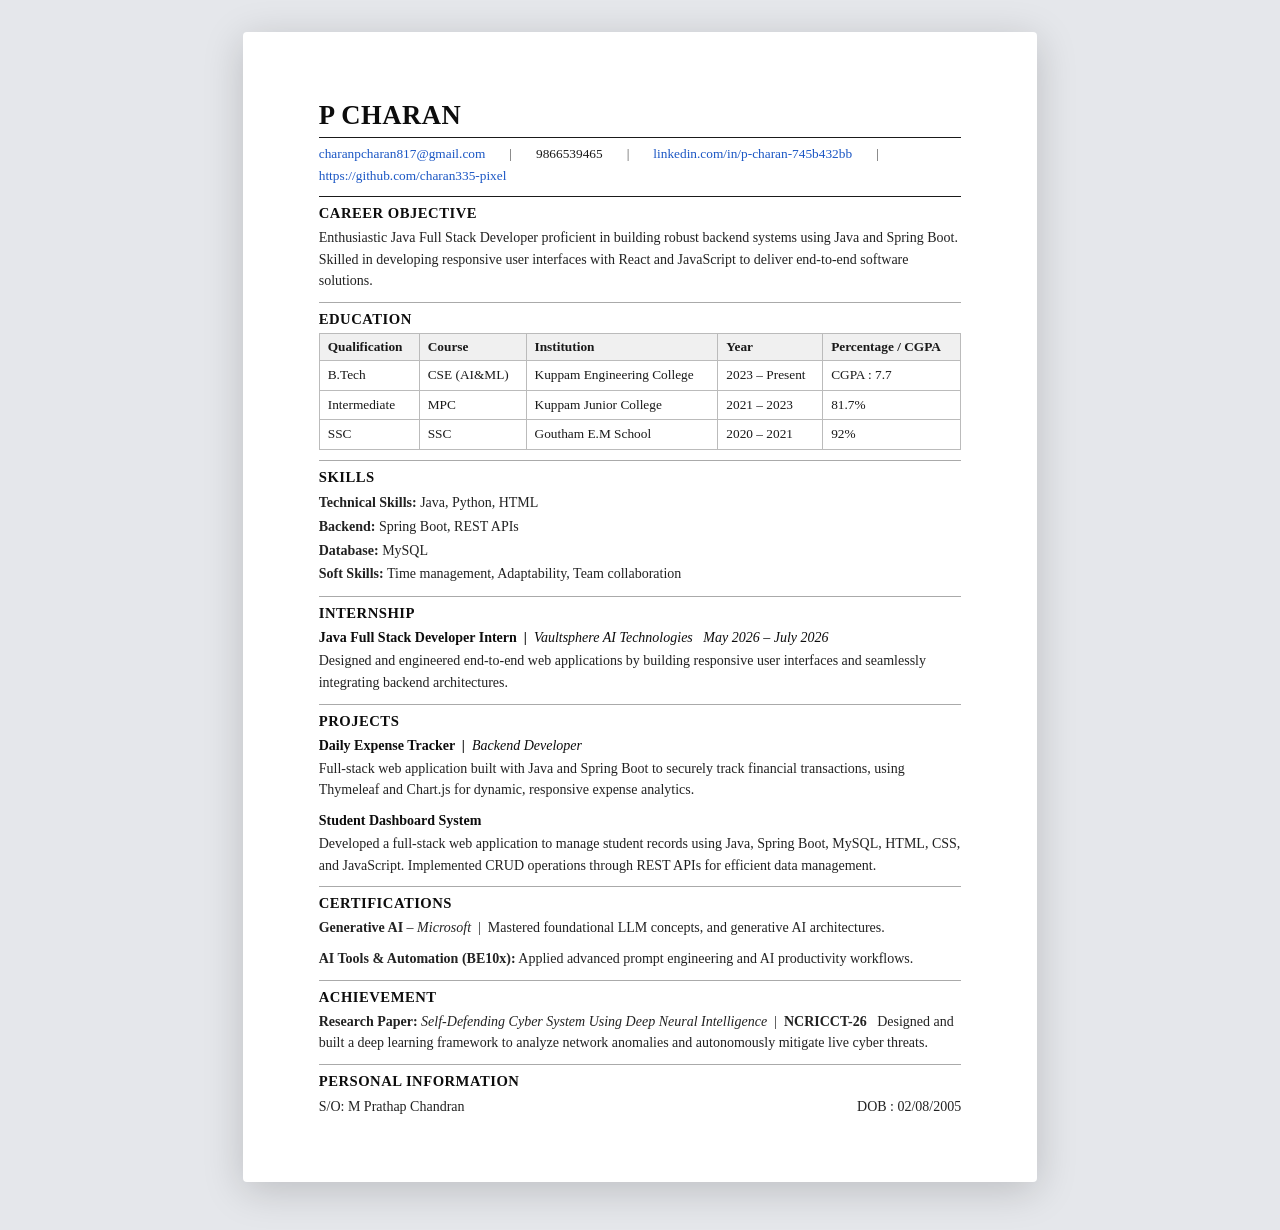
<file: resume.html>
<!DOCTYPE html>
<html lang="en">
<head>
  <meta charset="UTF-8" />
  <meta name="viewport" content="width=device-width, initial-scale=1.0"/>
  <title>P. Charan – Resume</title>
  <style>
    * { margin: 0; padding: 0; box-sizing: border-box; }

    body {
      font-family: 'Times New Roman', Times, serif;
      font-size: 11pt;
      color: #1a1a1a;
      background: #fff;
      padding: 0;
    }

    .page {
      width: 210mm;
      min-height: 297mm;
      margin: 0 auto;
      padding: 18mm 20mm 14mm 20mm;
      background: #fff;
    }

    /* ── NAME ── */
    .name {
      font-size: 20pt;
      font-weight: 700;
      letter-spacing: 0.5px;
      margin-bottom: 6px;
      color: #0d0d0d;
    }

    /* ── CONTACT ROW ── */
    .contact-row {
      display: flex;
      flex-wrap: wrap;
      gap: 6px 24px;
      font-size: 10pt;
      margin-bottom: 12px;
      color: #1a1a1a;
    }
    .contact-row a {
      color: #1a56c4;
      text-decoration: none;
    }
    .contact-row a:hover { text-decoration: underline; }
    .contact-sep { color: #555; }

    hr.thin {
      border: none;
      border-top: 1.5px solid #1a1a1a;
      margin: 6px 0 8px 0;
    }
    hr.light {
      border: none;
      border-top: 0.75px solid #aaa;
      margin: 6px 0 8px 0;
    }

    /* ── SECTION HEADING ── */
    .section-title {
      font-size: 11pt;
      font-weight: 700;
      text-transform: uppercase;
      letter-spacing: 0.5px;
      margin-bottom: 5px;
      color: #0d0d0d;
    }

    /* ── CAREER OBJECTIVE ── */
    .objective p {
      font-size: 10.5pt;
      line-height: 1.55;
      color: #222;
    }

    /* ── EDUCATION TABLE ── */
    table.edu-table {
      width: 100%;
      border-collapse: collapse;
      font-size: 10pt;
      margin-top: 4px;
    }
    table.edu-table th {
      background: #f0f0f0;
      border: 1px solid #bbb;
      padding: 5px 8px;
      text-align: left;
      font-weight: 700;
      font-size: 10pt;
    }
    table.edu-table td {
      border: 1px solid #bbb;
      padding: 5px 8px;
      vertical-align: top;
      line-height: 1.4;
    }

    /* ── SKILLS ── */
    .skills-block { margin-top: 2px; }
    .skill-line {
      font-size: 10.5pt;
      line-height: 1.7;
      color: #222;
    }
    .skill-line strong { font-weight: 700; }

    /* ── INTERNSHIP / PROJECTS / CERTS / ACH ── */
    .entry { margin-bottom: 9px; }
    .entry-header {
      font-size: 10.5pt;
      font-weight: 700;
      line-height: 1.5;
      color: #0d0d0d;
    }
    .entry-header em { font-style: italic; font-weight: 400; }
    .entry p {
      font-size: 10.5pt;
      line-height: 1.55;
      color: #222;
      margin-top: 2px;
    }
    .entry p strong { font-weight: 700; }
    .entry p em { font-style: italic; }

    /* ── PERSONAL INFO ── */
    .personal-grid {
      display: flex;
      justify-content: space-between;
      font-size: 10.5pt;
      color: #222;
      line-height: 1.7;
    }

    section { margin-bottom: 10px; }

    /* ── PRINT ── */
    @media print {
      body { background: #fff; }
      .page {
        width: 100%;
        padding: 16mm 18mm 14mm 18mm;
        box-shadow: none;
      }
    }

    /* Screen preview card */
    @media screen {
      body { background: #e5e7eb; padding: 32px 0 48px; }
      .page {
        box-shadow: 0 8px 40px rgba(0,0,0,0.18);
        border-radius: 4px;
      }
    }
  </style>
</head>
<body>
<div class="page">

  <!-- NAME -->
  <div class="name">P CHARAN</div>
  <hr class="thin" />

  <!-- CONTACT -->
  <div class="contact-row">
    <a href="mailto:charanpcharan817@gmail.com">charanpcharan817@gmail.com</a>
    <span class="contact-sep">|</span>
    <span>9866539465</span>
    <span class="contact-sep">|</span>
    <a href="https://linkedin.com/in/p-charan-745b432bb" target="_blank">linkedin.com/in/p-charan-745b432bb</a>
    <span class="contact-sep">|</span>
    <a href="https://github.com/charan335-pixel" target="_blank">https://github.com/charan335-pixel</a>
  </div>
  <hr class="thin" />

  <!-- CAREER OBJECTIVE -->
  <section class="objective">
    <div class="section-title">Career Objective</div>
    <p>
      Enthusiastic Java Full Stack Developer proficient in building robust backend systems using Java and Spring Boot.
      Skilled in developing responsive user interfaces with React and JavaScript to deliver end-to-end software solutions.
    </p>
  </section>
  <hr class="light" />

  <!-- EDUCATION -->
  <section>
    <div class="section-title">Education</div>
    <table class="edu-table">
      <thead>
        <tr>
          <th>Qualification</th>
          <th>Course</th>
          <th>Institution</th>
          <th>Year</th>
          <th>Percentage / CGPA</th>
        </tr>
      </thead>
      <tbody>
        <tr>
          <td>B.Tech</td>
          <td>CSE (AI&amp;ML)</td>
          <td>Kuppam Engineering College</td>
          <td>2023 – Present</td>
          <td>CGPA : 7.7</td>
        </tr>
        <tr>
          <td>Intermediate</td>
          <td>MPC</td>
          <td>Kuppam Junior College</td>
          <td>2021 – 2023</td>
          <td>81.7%</td>
        </tr>
        <tr>
          <td>SSC</td>
          <td>SSC</td>
          <td>Goutham E.M School</td>
          <td>2020 – 2021</td>
          <td>92%</td>
        </tr>
      </tbody>
    </table>
  </section>
  <hr class="light" />

  <!-- SKILLS -->
  <section>
    <div class="section-title">Skills</div>
    <div class="skills-block">
      <div class="skill-line"><strong>Technical Skills:</strong> Java, Python, HTML</div>
      <div class="skill-line"><strong>Backend:</strong> Spring Boot, REST APIs</div>
      <div class="skill-line"><strong>Database:</strong> MySQL</div>
      <div class="skill-line"><strong>Soft Skills:</strong> Time management, Adaptability, Team collaboration</div>
    </div>
  </section>
  <hr class="light" />

  <!-- INTERNSHIP -->
  <section>
    <div class="section-title">Internship</div>
    <div class="entry">
      <div class="entry-header">
        Java Full Stack Developer Intern &nbsp;|&nbsp;
        <em>Vaultsphere AI Technologies &nbsp; May 2026 – July 2026</em>
      </div>
      <p>
        Designed and engineered end-to-end web applications by building responsive user interfaces
        and seamlessly integrating backend architectures.
      </p>
    </div>
  </section>
  <hr class="light" />

  <!-- PROJECTS -->
  <section>
    <div class="section-title">Projects</div>
    <div class="entry">
      <div class="entry-header">
        Daily Expense Tracker &nbsp;|&nbsp; <em>Backend Developer</em>
      </div>
      <p>
        Full-stack web application built with Java and Spring Boot to securely track financial
        transactions, using Thymeleaf and Chart.js for dynamic, responsive expense analytics.
      </p>
    </div>
    <div class="entry">
      <div class="entry-header">Student Dashboard System</div>
      <p>
        Developed a full-stack web application to manage student records using Java, Spring Boot,
        MySQL, HTML, CSS, and JavaScript. Implemented CRUD operations through REST APIs for
        efficient data management.
      </p>
    </div>
  </section>
  <hr class="light" />

  <!-- CERTIFICATIONS -->
  <section>
    <div class="section-title">Certifications</div>
    <div class="entry">
      <p>
        <strong>Generative AI</strong> – <em>Microsoft</em> &nbsp;|&nbsp;
        Mastered foundational LLM concepts, and generative AI architectures.
      </p>
    </div>
    <div class="entry">
      <p>
        <strong>AI Tools &amp; Automation (BE10x):</strong>
        Applied advanced prompt engineering and AI productivity workflows.
      </p>
    </div>
  </section>
  <hr class="light" />

  <!-- ACHIEVEMENT -->
  <section>
    <div class="section-title">Achievement</div>
    <div class="entry">
      <p>
        <strong>Research Paper:</strong>
        <em>Self-Defending Cyber System Using Deep Neural Intelligence</em>
        &nbsp;|&nbsp; <strong>NCRICCT-26</strong> &nbsp;
        Designed and built a deep learning framework to analyze network anomalies and
        autonomously mitigate live cyber threats.
      </p>
    </div>
  </section>
  <hr class="light" />

  <!-- PERSONAL INFORMATION -->
  <section>
    <div class="section-title">Personal Information</div>
    <div class="personal-grid">
      <span>S/O: M Prathap Chandran</span>
      <span>DOB : 02/08/2005</span>
    </div>
  </section>

</div>
</body>
</html>
</file>
<file: style.css>
/* ============================================
   P. Charan Portfolio - Premium Stylesheet
   ============================================ */

:root {
  --primary: #2563EB;
  --secondary: #7C3AED;
  --accent: #22D3EE;
  --bg: #0F172A;
  --bg2: #111827;
  --bg3: #1E293B;
  --card-bg: rgba(255, 255, 255, 0.05);
  --card-border: rgba(255, 255, 255, 0.1);
  --text: #F8FAFC;
  --text-secondary: #94A3B8;
  --text-muted: #64748B;
  --gradient: linear-gradient(135deg, var(--primary), var(--secondary));
  --gradient-accent: linear-gradient(135deg, var(--primary), var(--accent));
  --glow-blue: rgba(37, 99, 235, 0.3);
  --glow-purple: rgba(124, 58, 237, 0.3);
  --transition: all 0.3s cubic-bezier(0.4, 0, 0.2, 1);
  --radius: 16px;
  --radius-sm: 8px;
  --shadow: 0 20px 60px rgba(0, 0, 0, 0.4);
}

*, *::before, *::after { margin: 0; padding: 0; box-sizing: border-box; }

html { scroll-behavior: smooth; scroll-padding-top: 70px; }

body {
  font-family: 'Poppins', sans-serif;
  background-color: var(--bg);
  color: var(--text);
  line-height: 1.6;
  overflow-x: hidden;
}

a { text-decoration: none; color: inherit; }
ul { list-style: none; }
img { max-width: 100%; }

/* ============================================
   SCROLLBAR
   ============================================ */
::-webkit-scrollbar { width: 6px; }
::-webkit-scrollbar-track { background: var(--bg); }
::-webkit-scrollbar-thumb { background: var(--gradient); border-radius: 3px; }

/* ============================================
   UTILITY CLASSES
   ============================================ */
.gradient-text {
  background: var(--gradient);
  -webkit-background-clip: text;
  -webkit-text-fill-color: transparent;
  background-clip: text;
}

.glass-card {
  background: var(--card-bg);
  backdrop-filter: blur(20px);
  -webkit-backdrop-filter: blur(20px);
  border: 1px solid var(--card-border);
  border-radius: var(--radius);
}

/* ============================================
   BUTTONS
   ============================================ */
.btn {
  display: inline-flex;
  align-items: center;
  gap: 8px;
  padding: 14px 32px;
  border-radius: 50px;
  font-family: 'Poppins', sans-serif;
  font-size: 0.9rem;
  font-weight: 600;
  cursor: pointer;
  border: none;
  transition: var(--transition);
  text-decoration: none;
}

.btn-primary {
  background: var(--gradient);
  color: #fff;
  box-shadow: 0 4px 20px var(--glow-blue);
}
.btn-primary:hover {
  transform: translateY(-3px);
  box-shadow: 0 8px 30px var(--glow-blue);
}

.btn-secondary {
  background: transparent;
  color: var(--text);
  border: 1.5px solid rgba(255,255,255,0.2);
  backdrop-filter: blur(10px);
}
.btn-secondary:hover {
  background: rgba(255,255,255,0.1);
  border-color: var(--primary);
  transform: translateY(-3px);
}

.btn-sm {
  padding: 10px 22px;
  font-size: 0.82rem;
}

.btn-full { width: 100%; justify-content: center; }

/* ============================================
   NAVIGATION
   ============================================ */
.navbar {
  position: fixed;
  top: 0; left: 0; right: 0;
  z-index: 1000;
  padding: 0 2rem;
  height: 70px;
  transition: var(--transition);
}

.navbar.scrolled {
  background: rgba(15, 23, 42, 0.92);
  backdrop-filter: blur(20px);
  -webkit-backdrop-filter: blur(20px);
  border-bottom: 1px solid var(--card-border);
  box-shadow: 0 4px 30px rgba(0,0,0,0.3);
}

.nav-container {
  max-width: 1280px;
  margin: 0 auto;
  display: flex;
  align-items: center;
  justify-content: space-between;
  height: 100%;
}

.nav-logo .logo-text {
  font-size: 1.6rem;
  font-weight: 800;
  letter-spacing: -0.5px;
}
.logo-accent { background: var(--gradient); -webkit-background-clip: text; -webkit-text-fill-color: transparent; background-clip: text; }

.nav-links {
  display: flex;
  align-items: center;
  gap: 0.4rem;
}

.nav-link {
  padding: 8px 14px;
  border-radius: 8px;
  font-size: 0.875rem;
  font-weight: 500;
  color: var(--text-secondary);
  transition: var(--transition);
  position: relative;
}
.nav-link:hover, .nav-link.active {
  color: var(--text);
  background: rgba(37, 99, 235, 0.15);
}
.nav-link.active { color: var(--primary); }

.hamburger {
  display: none;
  flex-direction: column;
  gap: 5px;
  background: none;
  border: none;
  cursor: pointer;
  padding: 4px;
}
.hamburger span {
  display: block;
  width: 24px;
  height: 2px;
  background: var(--text);
  border-radius: 2px;
  transition: var(--transition);
}
.hamburger.active span:nth-child(1) { transform: translateY(7px) rotate(45deg); }
.hamburger.active span:nth-child(2) { opacity: 0; }
.hamburger.active span:nth-child(3) { transform: translateY(-7px) rotate(-45deg); }

/* ============================================
   SECTION COMMON STYLES
   ============================================ */
.section {
  padding: 100px 2rem;
  max-width: 1280px;
  margin: 0 auto;
}

.section-header {
  text-align: center;
  margin-bottom: 3rem;
}

.section-tag {
  display: inline-block;
  background: rgba(37, 99, 235, 0.15);
  border: 1px solid rgba(37, 99, 235, 0.3);
  color: var(--primary);
  padding: 6px 20px;
  border-radius: 50px;
  font-size: 0.8rem;
  font-weight: 600;
  letter-spacing: 1px;
  text-transform: uppercase;
  margin-bottom: 1rem;
}

.section-title {
  font-size: clamp(2rem, 5vw, 3rem);
  font-weight: 800;
  margin-bottom: 0.75rem;
  line-height: 1.2;
}

.section-subtitle {
  font-size: 1.1rem;
  color: var(--text-secondary);
}

.section-intro {
  max-width: 800px;
  margin: 0 auto 4rem;
  text-align: center;
  color: var(--text-secondary);
  font-size: 1rem;
  line-height: 1.8;
}

/* ============================================
   SCROLL REVEAL ANIMATIONS
   ============================================ */
.reveal {
  opacity: 0;
  transform: translateY(40px);
  transition: opacity 0.7s ease, transform 0.7s ease;
}
.reveal.visible {
  opacity: 1;
  transform: translateY(0);
}

/* ============================================
   HERO SECTION
   ============================================ */
.hero {
  position: relative;
  min-height: 100vh;
  display: flex;
  align-items: center;
  justify-content: center;
  overflow: hidden;
  background: radial-gradient(ellipse at 20% 50%, rgba(37,99,235,0.15) 0%, transparent 60%),
              radial-gradient(ellipse at 80% 20%, rgba(124,58,237,0.15) 0%, transparent 60%),
              var(--bg);
}

#particleCanvas {
  position: absolute;
  inset: 0;
  pointer-events: none;
  z-index: 0;
}

.hero-glow {
  position: absolute;
  border-radius: 50%;
  filter: blur(80px);
  opacity: 0.4;
  pointer-events: none;
  animation: floatGlow 8s ease-in-out infinite;
}
.glow-1 { width: 500px; height: 500px; background: rgba(37,99,235,0.3); top: -100px; left: -100px; animation-delay: 0s; }
.glow-2 { width: 400px; height: 400px; background: rgba(124,58,237,0.3); bottom: -50px; right: -50px; animation-delay: 3s; }
.glow-3 { width: 300px; height: 300px; background: rgba(34,211,238,0.2); top: 50%; right: 20%; animation-delay: 6s; }

@keyframes floatGlow {
  0%, 100% { transform: translate(0, 0) scale(1); }
  33% { transform: translate(20px, -20px) scale(1.05); }
  66% { transform: translate(-15px, 15px) scale(0.95); }
}

.hero-content {
  position: relative;
  z-index: 2;
  text-align: center;
  padding: 3.5rem 4rem;
  max-width: 780px;
  width: 90%;
  animation: heroFadeIn 1s ease forwards;
}

.hero-glass {
  background: rgba(15, 23, 42, 0.6);
  border: 1px solid rgba(255,255,255,0.12);
}

@keyframes heroFadeIn {
  from { opacity: 0; transform: translateY(30px); }
  to { opacity: 1; transform: translateY(0); }
}

.hero-greeting {
  font-size: 1.2rem;
  color: var(--text-secondary);
  font-weight: 400;
  margin-bottom: 0.5rem;
  letter-spacing: 2px;
}

.hero-name {
  font-size: clamp(3rem, 8vw, 5.5rem);
  font-weight: 900;
  line-height: 1;
  margin-bottom: 1rem;
  background: linear-gradient(135deg, #fff 0%, var(--accent) 100%);
  -webkit-background-clip: text;
  -webkit-text-fill-color: transparent;
  background-clip: text;
  letter-spacing: -2px;
}

.hero-typing-wrapper {
  font-size: clamp(1.1rem, 3vw, 1.5rem);
  font-weight: 600;
  color: var(--accent);
  height: 2.2rem;
  display: flex;
  align-items: center;
  justify-content: center;
  margin-bottom: 1.5rem;
  gap: 2px;
}

.typing-cursor {
  display: inline-block;
  animation: blink 0.7s step-end infinite;
  color: var(--primary);
  font-weight: 200;
}
@keyframes blink { 50% { opacity: 0; } }

.hero-description {
  font-size: 0.95rem;
  color: var(--text-secondary);
  line-height: 1.8;
  margin-bottom: 2rem;
  max-width: 600px;
  margin-left: auto;
  margin-right: auto;
}

.hero-buttons {
  display: flex;
  gap: 1rem;
  justify-content: center;
  flex-wrap: wrap;
  margin-bottom: 2rem;
}

.hero-socials {
  display: flex;
  gap: 1rem;
  justify-content: center;
}

.social-icon {
  width: 46px;
  height: 46px;
  display: flex;
  align-items: center;
  justify-content: center;
  border-radius: 50%;
  background: var(--card-bg);
  border: 1px solid var(--card-border);
  font-size: 1.1rem;
  color: var(--text-secondary);
  transition: var(--transition);
}
.social-icon:hover {
  background: var(--gradient);
  border-color: transparent;
  color: #fff;
  transform: translateY(-4px);
  box-shadow: 0 8px 25px var(--glow-blue);
}

.scroll-indicator {
  position: absolute;
  bottom: 2rem;
  left: 50%;
  transform: translateX(-50%);
  display: flex;
  flex-direction: column;
  align-items: center;
  gap: 8px;
  z-index: 2;
  animation: bounce 2s ease infinite;
}
.scroll-mouse {
  width: 28px;
  height: 42px;
  border: 2px solid rgba(255,255,255,0.3);
  border-radius: 14px;
  display: flex;
  justify-content: center;
  padding-top: 8px;
}
.scroll-wheel {
  width: 4px;
  height: 8px;
  background: var(--primary);
  border-radius: 2px;
  animation: scrollDown 2s ease infinite;
}
@keyframes scrollDown { 0%, 100% { transform: translateY(0); opacity: 1; } 50% { transform: translateY(8px); opacity: 0.3; } }
.scroll-indicator span { font-size: 0.7rem; color: var(--text-muted); letter-spacing: 2px; text-transform: uppercase; }
@keyframes bounce { 0%, 100% { transform: translateX(-50%) translateY(0); } 50% { transform: translateX(-50%) translateY(-6px); } }

/* ============================================
   ABOUT SECTION
   ============================================ */
.about-container {
  display: grid;
  grid-template-columns: 1fr 1.4fr;
  gap: 3rem;
  align-items: start;
}

.info-card {
  display: flex;
  align-items: flex-start;
  gap: 1rem;
  padding: 1.25rem 1.5rem;
  background: var(--card-bg);
  border: 1px solid var(--card-border);
  border-radius: var(--radius);
  margin-bottom: 1.2rem;
  transition: var(--transition);
  backdrop-filter: blur(15px);
}
.info-card:hover {
  transform: translateX(8px);
  border-color: var(--primary);
  box-shadow: 0 0 20px var(--glow-blue);
}
.info-card-icon {
  width: 48px;
  height: 48px;
  min-width: 48px;
  border-radius: 12px;
  background: var(--gradient);
  display: flex;
  align-items: center;
  justify-content: center;
  font-size: 1.2rem;
  color: #fff;
}
.info-card-content h3 { font-size: 0.95rem; font-weight: 700; margin-bottom: 3px; }
.info-card-content p { font-size: 0.9rem; color: var(--text-secondary); }
.info-card-content span { font-size: 0.78rem; color: var(--text-muted); }

.about-desc {
  padding: 2rem;
  margin-bottom: 1.5rem;
}
.about-desc h3 { font-size: 1.6rem; font-weight: 700; margin-bottom: 1rem; }
.about-desc p { color: var(--text-secondary); margin-bottom: 1rem; font-size: 0.92rem; line-height: 1.8; }

.personal-info-grid {
  display: grid;
  grid-template-columns: 1fr 1fr;
  gap: 0.75rem;
  margin-top: 1.5rem;
  padding-top: 1.5rem;
  border-top: 1px solid var(--card-border);
}
.personal-item {
  display: flex;
  align-items: flex-start;
  gap: 10px;
  font-size: 0.85rem;
  color: var(--text-secondary);
}
.personal-item i { color: var(--primary); margin-top: 3px; }

.about-highlights {
  display: grid;
  grid-template-columns: repeat(4, 1fr);
  gap: 1rem;
}

.highlight-card {
  padding: 1.25rem 1rem;
  background: var(--card-bg);
  border: 1px solid var(--card-border);
  border-radius: var(--radius);
  text-align: center;
  transition: var(--transition);
  backdrop-filter: blur(15px);
}
.highlight-card:hover {
  transform: translateY(-5px);
  border-color: var(--primary);
  box-shadow: 0 10px 30px var(--glow-blue);
}
.highlight-value {
  display: block;
  font-size: 1.8rem;
  font-weight: 800;
  background: var(--gradient);
  -webkit-background-clip: text;
  -webkit-text-fill-color: transparent;
  background-clip: text;
}
.highlight-label {
  display: block;
  font-size: 0.75rem;
  color: var(--text-muted);
  margin-top: 4px;
  text-transform: uppercase;
  letter-spacing: 1px;
}

/* ============================================
   SKILLS SECTION
   ============================================ */
.skills-section { background: var(--bg2); max-width: 100%; padding: 100px 2rem; }
.skills-section .section-header,
.skills-section .section-intro { max-width: 1280px; margin-left: auto; margin-right: auto; }
.skills-section .section-intro { display: block; }

.skills-grid {
  display: grid;
  grid-template-columns: repeat(auto-fill, minmax(520px, 1fr));
  gap: 2rem;
  max-width: 1280px;
  margin: 0 auto;
}

.skill-category {
  background: var(--card-bg);
  border: 1px solid var(--card-border);
  border-radius: var(--radius);
  padding: 1.75rem;
  backdrop-filter: blur(15px);
  transition: var(--transition);
}
.skill-category:hover {
  border-color: rgba(37,99,235,0.4);
  box-shadow: 0 10px 40px rgba(37,99,235,0.1);
}

.skill-category-header {
  display: flex;
  align-items: center;
  gap: 12px;
  margin-bottom: 1.5rem;
  padding-bottom: 1rem;
  border-bottom: 1px solid var(--card-border);
}
.skill-category-header i {
  font-size: 1.2rem;
  color: var(--primary);
  background: rgba(37,99,235,0.15);
  padding: 10px;
  border-radius: 10px;
}
.skill-category-header h3 {
  font-size: 1rem;
  font-weight: 700;
  color: var(--text);
}

.skill-items { display: flex; flex-direction: column; gap: 0.85rem; }

.skill-item {
  padding: 0.9rem 1.1rem;
  transition: var(--transition);
}
.skill-item:hover {
  transform: translateX(6px);
  border-color: var(--primary);
}

.skill-info {
  display: flex;
  align-items: center;
  gap: 10px;
  margin-bottom: 8px;
}
.skill-icon { font-size: 1.1rem; }
.skill-name { flex: 1; font-size: 0.88rem; font-weight: 600; }
.skill-percent { font-size: 0.8rem; font-weight: 700; color: var(--primary); }

.skill-bar {
  height: 6px;
  background: rgba(255,255,255,0.08);
  border-radius: 3px;
  overflow: hidden;
}
.skill-fill {
  height: 100%;
  width: 0;
  border-radius: 3px;
  background: var(--gradient);
  transition: width 1.5s cubic-bezier(0.4, 0, 0.2, 1);
  box-shadow: 0 0 10px var(--glow-blue);
}

.soft-skills-grid { display: grid; grid-template-columns: 1fr 1fr; gap: 0.75rem; flex-direction: unset; }

.soft-skill-badge {
  padding: 0.75rem 1rem;
  font-size: 0.85rem;
  font-weight: 500;
  color: var(--text-secondary);
  transition: var(--transition);
  text-align: center;
}
.soft-skill-badge:hover {
  background: rgba(37,99,235,0.15);
  border-color: var(--primary);
  color: var(--text);
}

/* ============================================
   EXPERIENCE SECTION
   ============================================ */
.experience-container { max-width: 1000px; margin: 0 auto; }

.timeline { position: relative; padding-left: 60px; }
.timeline-line {
  position: absolute;
  left: 24px;
  top: 0; bottom: 0;
  width: 2px;
  background: linear-gradient(180deg, var(--primary), var(--secondary));
  border-radius: 1px;
}

.timeline-item { position: relative; margin-bottom: 3rem; }

.timeline-dot {
  position: absolute;
  left: -48px;
  top: 1.5rem;
  width: 48px;
  height: 48px;
  background: var(--gradient);
  border-radius: 50%;
  display: flex;
  align-items: center;
  justify-content: center;
  font-size: 1.1rem;
  color: #fff;
  box-shadow: 0 0 20px var(--glow-blue);
  z-index: 2;
}

.experience-card {
  padding: 2rem;
  transition: var(--transition);
}
.experience-card:hover {
  transform: translateY(-4px);
  box-shadow: 0 20px 60px rgba(37,99,235,0.15);
  border-color: rgba(37,99,235,0.3);
}

.exp-card-header {
  display: flex;
  gap: 1.5rem;
  align-items: flex-start;
  margin-bottom: 1.5rem;
  padding-bottom: 1.5rem;
  border-bottom: 1px solid var(--card-border);
}

.exp-company-logo {
  width: 64px;
  height: 64px;
  min-width: 64px;
  background: var(--gradient);
  border-radius: 16px;
  display: flex;
  align-items: center;
  justify-content: center;
  font-size: 1.5rem;
  color: #fff;
}

.exp-title-info h3 { font-size: 1.3rem; font-weight: 700; margin-bottom: 4px; }
.exp-title-info h4 { font-size: 1rem; color: var(--accent); font-weight: 600; margin-bottom: 10px; }

.exp-meta { display: flex; flex-wrap: wrap; gap: 8px; }
.exp-badge {
  display: inline-flex;
  align-items: center;
  gap: 6px;
  background: rgba(37,99,235,0.1);
  border: 1px solid rgba(37,99,235,0.2);
  color: var(--text-secondary);
  padding: 4px 12px;
  border-radius: 20px;
  font-size: 0.78rem;
  font-weight: 500;
}
.type-badge { background: rgba(124,58,237,0.1); border-color: rgba(124,58,237,0.2); color: var(--secondary); }

.exp-description { color: var(--text-secondary); font-size: 0.9rem; line-height: 1.8; margin-bottom: 1.5rem; }

.exp-columns {
  display: grid;
  grid-template-columns: 1fr 1fr;
  gap: 2rem;
  margin-bottom: 1.5rem;
}

.exp-responsibilities h4,
.exp-skills-gained h4,
.exp-tech-stack h4,
.exp-highlights h4 {
  font-size: 0.9rem;
  font-weight: 700;
  color: var(--text);
  margin-bottom: 0.75rem;
  display: flex;
  align-items: center;
  gap: 8px;
}
.exp-responsibilities h4 i,
.exp-skills-gained h4 i,
.exp-tech-stack h4 i,
.exp-highlights h4 i { color: var(--primary); }

.exp-responsibilities ul li,
.exp-skills-gained ul li {
  font-size: 0.84rem;
  color: var(--text-secondary);
  padding: 4px 0;
  padding-left: 12px;
  position: relative;
}
.exp-responsibilities ul li::before { content: '▸'; position: absolute; left: 0; color: var(--primary); }

.exp-tech-stack { margin-bottom: 1.5rem; }

.tech-tags { display: flex; flex-wrap: wrap; gap: 8px; }
.tech-tag {
  background: rgba(37,99,235,0.12);
  border: 1px solid rgba(37,99,235,0.2);
  color: var(--text-secondary);
  padding: 5px 14px;
  border-radius: 20px;
  font-size: 0.78rem;
  font-weight: 500;
  transition: var(--transition);
}
.tech-tag:hover { background: rgba(37,99,235,0.25); color: var(--text); }

.highlights-grid {
  display: grid;
  grid-template-columns: repeat(3, 1fr);
  gap: 0.75rem;
}
.exp-highlight-card {
  padding: 0.85rem;
  font-size: 0.82rem;
  color: var(--text-secondary);
  text-align: center;
  transition: var(--transition);
}
.exp-highlight-card:hover { border-color: var(--primary); color: var(--text); transform: scale(1.02); }

/* ============================================
   PROJECTS SECTION
   ============================================ */
.project-stats {
  display: flex;
  justify-content: center;
  gap: 3rem;
  margin-bottom: 3.5rem;
  flex-wrap: wrap;
}

.stat-item {
  text-align: center;
  display: flex;
  flex-direction: column;
  align-items: center;
}
.stat-num {
  font-size: 2.5rem;
  font-weight: 900;
  background: var(--gradient);
  -webkit-background-clip: text;
  -webkit-text-fill-color: transparent;
  background-clip: text;
}
.stat-plus { font-size: 1.5rem; font-weight: 700; color: var(--primary); margin-left: 2px; }
.stat-label { font-size: 0.8rem; color: var(--text-muted); text-transform: uppercase; letter-spacing: 1px; margin-top: 4px; }

.projects-grid {
  display: grid;
  grid-template-columns: repeat(3, 1fr);
  gap: 2rem;
}

.project-card {
  overflow: hidden;
  transition: var(--transition);
  position: relative;
}
.project-card:hover {
  transform: translateY(-10px);
  border-color: rgba(37,99,235,0.4);
  box-shadow: 0 30px 80px rgba(37,99,235,0.2);
}

.project-card-banner {
  height: 160px;
  background: linear-gradient(135deg, rgba(37,99,235,0.3), rgba(124,58,237,0.3));
  display: flex;
  align-items: center;
  justify-content: space-between;
  padding: 1.5rem;
  position: relative;
  overflow: hidden;
}
.project-banner-ai {
  background: linear-gradient(135deg, rgba(124,58,237,0.3), rgba(34,211,238,0.2));
}
.project-card-banner::before {
  content: '';
  position: absolute;
  inset: 0;
  background: radial-gradient(circle at 30% 50%, rgba(37,99,235,0.2), transparent 70%);
}

.project-icon-display {
  font-size: 3rem;
  color: rgba(255,255,255,0.9);
  z-index: 1;
}

.project-badges {
  display: flex;
  flex-direction: column;
  gap: 6px;
  z-index: 1;
}
.proj-badge {
  background: rgba(0,0,0,0.4);
  border: 1px solid rgba(255,255,255,0.2);
  color: #fff;
  padding: 3px 10px;
  border-radius: 20px;
  font-size: 0.72rem;
  font-weight: 600;
}

.project-card-body { padding: 1.5rem; }
.project-card-body h3 { font-size: 1.1rem; font-weight: 700; margin-bottom: 0.75rem; }
.proj-desc { font-size: 0.85rem; color: var(--text-secondary); line-height: 1.7; margin-bottom: 0.75rem; }
.proj-role { font-size: 0.82rem; color: var(--accent); margin-bottom: 0.75rem; display: flex; align-items: center; gap: 6px; }
.proj-achievement {
  display: inline-flex;
  align-items: center;
  gap: 6px;
  background: rgba(234,179,8,0.15);
  border: 1px solid rgba(234,179,8,0.3);
  color: #FBBF24;
  padding: 4px 12px;
  border-radius: 20px;
  font-size: 0.78rem;
  font-weight: 600;
  margin-bottom: 0.75rem;
}

.proj-features h4 { font-size: 0.82rem; font-weight: 700; margin-bottom: 6px; color: var(--text); }
.proj-features ul { display: grid; grid-template-columns: 1fr 1fr; gap: 4px; margin-bottom: 0.75rem; }
.proj-features li { font-size: 0.78rem; color: var(--text-secondary); padding-left: 12px; position: relative; }
.proj-features li::before { content: '✓'; position: absolute; left: 0; color: var(--accent); font-size: 0.7rem; }

.proj-tech { display: flex; flex-wrap: wrap; gap: 6px; margin-bottom: 1rem; }
.proj-buttons { display: flex; gap: 0.75rem; }

/* ============================================
   EDUCATION SECTION
   ============================================ */
.education-section { background: var(--bg2); max-width: 100%; padding: 100px 2rem; }
.education-section .section-header,
.education-section .section-intro { max-width: 1280px; margin-left: auto; margin-right: auto; }
.education-section .section-intro { display: block; }

.edu-container {
  max-width: 1280px;
  margin: 0 auto;
  display: grid;
  grid-template-columns: 1fr 1fr;
  gap: 3rem;
  align-items: start;
}

.edu-col-title {
  font-size: 1.1rem;
  font-weight: 700;
  margin-bottom: 1.5rem;
  display: flex;
  align-items: center;
  gap: 10px;
  color: var(--text);
}
.edu-col-title i { color: var(--primary); }

.edu-timeline { position: relative; padding-left: 50px; }
.edu-timeline::before {
  content: '';
  position: absolute;
  left: 18px;
  top: 0; bottom: 0;
  width: 2px;
  background: linear-gradient(180deg, var(--primary), var(--secondary), transparent);
}

.edu-item { position: relative; margin-bottom: 2rem; }
.edu-dot {
  position: absolute;
  left: -42px;
  top: 1rem;
  width: 40px;
  height: 40px;
  background: var(--gradient);
  border-radius: 50%;
  display: flex;
  align-items: center;
  justify-content: center;
  font-size: 0.9rem;
  color: #fff;
  box-shadow: 0 0 15px var(--glow-blue);
}

.edu-card {
  padding: 1.5rem;
  transition: var(--transition);
}
.edu-card:hover {
  transform: translateX(6px);
  border-color: rgba(37,99,235,0.4);
}

.edu-card-header {
  display: flex;
  justify-content: space-between;
  align-items: flex-start;
  gap: 1rem;
  margin-bottom: 0.5rem;
}
.edu-card-header h4 { font-size: 0.95rem; font-weight: 700; }
.edu-badge {
  padding: 3px 10px;
  border-radius: 20px;
  font-size: 0.72rem;
  font-weight: 600;
  background: rgba(37,99,235,0.15);
  border: 1px solid rgba(37,99,235,0.3);
  color: var(--primary);
  white-space: nowrap;
}
.edu-current { background: rgba(34,197,94,0.15); border-color: rgba(34,197,94,0.3); color: #4ADE80; }

.edu-spec { font-size: 0.85rem; color: var(--accent); font-weight: 500; margin-bottom: 5px; }
.edu-inst, .edu-duration, .edu-grade {
  font-size: 0.82rem;
  color: var(--text-secondary);
  display: flex;
  align-items: center;
  gap: 6px;
  margin-bottom: 4px;
}
.edu-inst i, .edu-duration i, .edu-grade i { color: var(--primary); font-size: 0.75rem; }
.edu-desc { font-size: 0.82rem; color: var(--text-muted); line-height: 1.7; margin-top: 8px; }

.cert-cards { display: flex; flex-direction: column; gap: 1.25rem; margin-bottom: 1.5rem; }
.cert-card {
  display: flex;
  gap: 1.25rem;
  padding: 1.5rem;
  align-items: flex-start;
  transition: var(--transition);
}
.cert-card:hover { transform: translateY(-3px); border-color: var(--primary); }

.cert-icon {
  width: 52px;
  height: 52px;
  min-width: 52px;
  background: var(--gradient);
  border-radius: 12px;
  display: flex;
  align-items: center;
  justify-content: center;
  font-size: 1.3rem;
  color: #fff;
}

.cert-content h4 { font-size: 0.95rem; font-weight: 700; margin-bottom: 4px; }
.cert-issuer { font-size: 0.82rem; color: var(--text-secondary); display: flex; align-items: center; gap: 6px; margin-bottom: 8px; }
.cert-status { font-size: 0.78rem; font-weight: 600; padding: 3px 10px; border-radius: 20px; margin-bottom: 10px; display: inline-block; }
.cert-status.completed { background: rgba(34,197,94,0.15); color: #4ADE80; border: 1px solid rgba(34,197,94,0.3); }
.cert-skills { display: flex; flex-wrap: wrap; gap: 6px; }
.cert-skills span {
  background: rgba(37,99,235,0.1);
  border: 1px solid rgba(37,99,235,0.2);
  color: var(--text-secondary);
  padding: 3px 10px;
  border-radius: 10px;
  font-size: 0.73rem;
}

.academic-highlights {
  display: grid;
  grid-template-columns: repeat(2, 1fr);
  gap: 1rem;
  margin-bottom: 2rem;
}
.acad-card {
  padding: 1.25rem;
  text-align: center;
  transition: var(--transition);
}
.acad-card:hover { transform: scale(1.05); border-color: var(--primary); }
.acad-value {
  display: block;
  font-size: 1.5rem;
  font-weight: 800;
  background: var(--gradient);
  -webkit-background-clip: text;
  -webkit-text-fill-color: transparent;
  background-clip: text;
  margin-bottom: 4px;
}
.acad-label { font-size: 0.75rem; color: var(--text-muted); text-transform: uppercase; letter-spacing: 1px; }

.journey-cards { display: grid; grid-template-columns: 1fr 1fr; gap: 0.75rem; }
.journey-card {
  padding: 0.85rem;
  font-size: 0.83rem;
  color: var(--text-secondary);
  text-align: center;
  transition: var(--transition);
}
.journey-card:hover { border-color: var(--primary); color: var(--text); }

/* ============================================
   RESEARCH SECTION
   ============================================ */
.research-paper-card {
  max-width: 1000px;
  margin: 0 auto 3rem;
  padding: 2.5rem;
  position: relative;
  overflow: hidden;
}
.research-paper-card::before {
  content: '';
  position: absolute;
  top: 0; left: 0; right: 0;
  height: 2px;
  background: var(--gradient);
}

.research-badge-top { margin-bottom: 1.5rem; }
.published-badge {
  display: inline-flex;
  align-items: center;
  gap: 8px;
  background: rgba(234,179,8,0.15);
  border: 1px solid rgba(234,179,8,0.3);
  color: #FBBF24;
  padding: 6px 16px;
  border-radius: 20px;
  font-size: 0.82rem;
  font-weight: 700;
}

.research-paper-content { display: grid; grid-template-columns: 2fr 1fr; gap: 2rem; }

.research-paper-icon {
  font-size: 2.5rem;
  color: var(--primary);
  margin-bottom: 1rem;
}
.research-paper-left h3 { font-size: 1.3rem; font-weight: 700; margin-bottom: 1rem; }

.research-meta {
  display: flex;
  flex-wrap: wrap;
  gap: 12px;
  margin-bottom: 1rem;
}
.research-meta span {
  display: flex;
  align-items: center;
  gap: 6px;
  font-size: 0.82rem;
  color: var(--text-secondary);
}
.research-meta i { color: var(--primary); }

.research-desc { font-size: 0.88rem; color: var(--text-secondary); line-height: 1.8; margin-bottom: 1.5rem; }

.research-highlights-list { display: grid; grid-template-columns: 1fr 1fr; gap: 8px; margin-bottom: 1.5rem; }
.rh-item {
  background: rgba(37,99,235,0.08);
  border: 1px solid rgba(37,99,235,0.15);
  border-radius: 8px;
  padding: 8px 12px;
  font-size: 0.82rem;
  color: var(--text-secondary);
}

.research-buttons { display: flex; gap: 1rem; flex-wrap: wrap; }

.research-paper-right h4 {
  font-size: 0.9rem;
  font-weight: 700;
  margin-bottom: 1rem;
  display: flex;
  align-items: center;
  gap: 8px;
}
.research-paper-right h4 i { color: var(--primary); }

.achievements-grid {
  max-width: 1000px;
  margin: 0 auto 3rem;
  display: grid;
  grid-template-columns: repeat(4, 1fr);
  gap: 1.5rem;
}

.achievement-card {
  padding: 1.75rem 1.25rem;
  text-align: center;
  transition: var(--transition);
  position: relative;
  overflow: hidden;
}
.achievement-card::before {
  content: '';
  position: absolute;
  top: 0; left: 0; right: 0;
  height: 2px;
  background: var(--gradient);
}
.achievement-card:hover {
  transform: translateY(-8px);
  box-shadow: 0 20px 50px rgba(37,99,235,0.2);
  border-color: rgba(37,99,235,0.4);
}
.ach-icon { font-size: 2.5rem; margin-bottom: 1rem; }
.achievement-card h4 { font-size: 0.9rem; font-weight: 700; margin-bottom: 0.5rem; }
.achievement-card p { font-size: 0.8rem; color: var(--text-secondary); line-height: 1.6; }

.career-stats {
  display: flex;
  justify-content: center;
  gap: 2rem;
  flex-wrap: wrap;
  background: var(--card-bg);
  border: 1px solid var(--card-border);
  border-radius: var(--radius);
  padding: 2.5rem;
  max-width: 1000px;
  margin: 0 auto;
  backdrop-filter: blur(15px);
}

.career-stat-item {
  text-align: center;
  display: flex;
  flex-direction: column;
  align-items: center;
  gap: 4px;
}
.career-stat-icon { font-size: 1.5rem; margin-bottom: 4px; }
.career-stat-num {
  font-size: 2rem;
  font-weight: 800;
  background: var(--gradient);
  -webkit-background-clip: text;
  -webkit-text-fill-color: transparent;
  background-clip: text;
}
.career-stat-label { font-size: 0.75rem; color: var(--text-muted); text-transform: uppercase; letter-spacing: 1px; }

/* ============================================
   RESUME SECTION
   ============================================ */
.resume-container {
  display: grid;
  grid-template-columns: 1fr 1.4fr;
  gap: 3rem;
  align-items: start;
}

.resume-preview-card {
  padding: 2rem;
  position: relative;
  overflow: hidden;
}

.resume-badge-top { margin-bottom: 1.25rem; }
.resume-year-badge {
  display: inline-flex;
  align-items: center;
  gap: 8px;
  background: var(--gradient);
  color: #fff;
  padding: 6px 16px;
  border-radius: 20px;
  font-size: 0.82rem;
  font-weight: 700;
}

.resume-doc-preview {
  background: #fff;
  border-radius: 10px;
  padding: 1.5rem;
  margin-bottom: 1.5rem;
  position: relative;
  overflow: hidden;
  min-height: 280px;
  box-shadow: 0 10px 40px rgba(0,0,0,0.3);
}
.resume-doc-header { text-align: center; margin-bottom: 1rem; border-bottom: 2px solid #2563EB; padding-bottom: 0.75rem; }
.resume-doc-name { font-size: 1.4rem; font-weight: 800; color: #1E293B; }
.resume-doc-title { font-size: 0.85rem; color: #2563EB; font-weight: 600; }
.resume-doc-contact { font-size: 0.7rem; color: #64748B; margin-top: 4px; }
.resume-doc-section { margin-bottom: 0.75rem; }
.resume-doc-section-title { font-size: 0.72rem; font-weight: 800; color: #2563EB; letter-spacing: 2px; text-transform: uppercase; margin-bottom: 3px; }
.resume-doc-line { height: 1px; background: #E2E8F0; margin-bottom: 4px; }
.resume-doc-item { font-size: 0.73rem; color: #475569; }
.resume-doc-overlay {
  position: absolute;
  bottom: 0; left: 0; right: 0;
  height: 80px;
  background: linear-gradient(transparent, rgba(15,23,42,0.95));
  border-radius: 0 0 10px 10px;
}

.resume-actions { display: flex; gap: 1rem; }

.professional-summary {
  padding: 2rem;
  margin-bottom: 1.5rem;
}
.professional-summary h3 {
  font-size: 1.2rem;
  font-weight: 700;
  margin-bottom: 1rem;
  display: flex;
  align-items: center;
  gap: 10px;
}
.professional-summary h3 i { color: var(--primary); }
.professional-summary p { font-size: 0.88rem; color: var(--text-secondary); line-height: 1.8; margin-bottom: 0.75rem; }

.resume-highlights-grid { display: flex; flex-direction: column; gap: 0.75rem; margin-bottom: 1.5rem; }
.resume-highlight-card {
  display: flex;
  gap: 1rem;
  padding: 1.1rem 1.25rem;
  align-items: center;
  transition: var(--transition);
}
.resume-highlight-card:hover { transform: translateX(6px); border-color: var(--primary); }
.rh-icon {
  width: 42px;
  height: 42px;
  min-width: 42px;
  background: var(--gradient);
  border-radius: 10px;
  display: flex;
  align-items: center;
  justify-content: center;
  color: #fff;
}
.rh-content h4 { font-size: 0.85rem; font-weight: 700; margin-bottom: 2px; }
.rh-content p { font-size: 0.82rem; color: var(--text-secondary); }
.rh-content small { font-size: 0.75rem; color: var(--text-muted); }

.resume-stats {
  display: flex;
  gap: 1.5rem;
  flex-wrap: wrap;
  background: var(--card-bg);
  border: 1px solid var(--card-border);
  border-radius: var(--radius);
  padding: 1.5rem 2rem;
  justify-content: space-between;
  backdrop-filter: blur(15px);
}
.r-stat {
  text-align: center;
  display: flex;
  flex-direction: column;
  align-items: center;
  gap: 2px;
}
.r-stat-num {
  font-size: 1.8rem;
  font-weight: 800;
  background: var(--gradient);
  -webkit-background-clip: text;
  -webkit-text-fill-color: transparent;
  background-clip: text;
}
.r-stat-plus { font-size: 1.2rem; font-weight: 700; color: var(--primary); margin-left: 1px; }
.r-stat span:last-child { font-size: 0.72rem; color: var(--text-muted); text-transform: uppercase; letter-spacing: 1px; }

/* ============================================
   CONTACT SECTION
   ============================================ */
.contact-container {
  display: grid;
  grid-template-columns: 1fr 1.3fr;
  gap: 3rem;
}

.contact-left h3 { font-size: 1.5rem; font-weight: 700; margin-bottom: 1.5rem; }

.contact-info-cards { display: flex; flex-direction: column; gap: 0.75rem; margin-bottom: 1.5rem; }
.contact-info-card {
  display: flex;
  align-items: center;
  gap: 1rem;
  padding: 1rem 1.25rem;
  transition: var(--transition);
}
.contact-info-card:hover { transform: translateX(6px); border-color: var(--primary); }
.ci-icon {
  width: 44px;
  height: 44px;
  min-width: 44px;
  background: var(--gradient);
  border-radius: 12px;
  display: flex;
  align-items: center;
  justify-content: center;
  color: #fff;
  font-size: 1rem;
}
.ci-content span { display: block; font-size: 0.72rem; color: var(--text-muted); text-transform: uppercase; letter-spacing: 1px; margin-bottom: 2px; }
.ci-content a, .ci-content p { font-size: 0.85rem; color: var(--text-secondary); transition: var(--transition); word-break: break-all; }
.ci-content a:hover { color: var(--primary); }

.contact-socials { display: flex; gap: 1rem; margin-bottom: 1.5rem; }
.c-social-icon {
  width: 48px;
  height: 48px;
  display: flex;
  align-items: center;
  justify-content: center;
  border-radius: 50%;
  background: var(--card-bg);
  border: 1px solid var(--card-border);
  font-size: 1.1rem;
  color: var(--text-secondary);
  transition: var(--transition);
}
.c-social-icon:hover {
  background: var(--gradient);
  border-color: transparent;
  color: #fff;
  transform: translateY(-4px);
  box-shadow: 0 8px 25px var(--glow-blue);
}

.availability-card, .response-card {
  padding: 1.5rem;
  margin-bottom: 1rem;
  transition: var(--transition);
}
.availability-card:hover, .response-card:hover { border-color: var(--primary); }
.availability-card h4, .response-card h4 {
  display: flex;
  align-items: center;
  gap: 8px;
  font-size: 0.9rem;
  font-weight: 700;
  margin-bottom: 0.75rem;
}
.availability-card h4 i { color: #4ADE80; }
.response-card h4 i { color: var(--accent); }
.availability-card li { font-size: 0.84rem; color: var(--text-secondary); padding: 4px 0; }
.response-card p { font-size: 0.84rem; color: var(--text-secondary); }

.contact-form-card { padding: 2.5rem; }
.contact-form-card h3 { font-size: 1.3rem; font-weight: 700; margin-bottom: 1.75rem; }

.form-group { margin-bottom: 1.25rem; }
.form-group label { display: block; font-size: 0.82rem; font-weight: 600; color: var(--text-secondary); margin-bottom: 6px; }
.form-group input,
.form-group textarea {
  width: 100%;
  background: rgba(255,255,255,0.05);
  border: 1px solid rgba(255,255,255,0.1);
  border-radius: var(--radius-sm);
  padding: 12px 16px;
  font-family: 'Poppins', sans-serif;
  font-size: 0.875rem;
  color: var(--text);
  transition: var(--transition);
  outline: none;
  resize: vertical;
}
.form-group input:focus,
.form-group textarea:focus {
  border-color: var(--primary);
  box-shadow: 0 0 0 3px rgba(37,99,235,0.15);
  background: rgba(37,99,235,0.05);
}
.form-group input::placeholder,
.form-group textarea::placeholder { color: var(--text-muted); }

.form-success {
  margin-top: 1rem;
  padding: 12px 16px;
  background: rgba(34,197,94,0.1);
  border: 1px solid rgba(34,197,94,0.3);
  border-radius: var(--radius-sm);
  color: #4ADE80;
  font-size: 0.85rem;
  display: flex;
  align-items: center;
  gap: 8px;
}

/* ============================================
   FOOTER
   ============================================ */
.footer {
  background: var(--bg2);
  border-top: 1px solid var(--card-border);
  padding: 3rem 2rem 2rem;
  text-align: center;
}
.footer-container { max-width: 1280px; margin: 0 auto; }
.footer-logo { margin-bottom: 1.5rem; }
.footer-logo .logo-text { font-size: 1.8rem; font-weight: 800; display: block; margin-bottom: 4px; }
.footer-logo p { font-size: 0.85rem; color: var(--text-secondary); }
.footer-nav {
  display: flex;
  justify-content: center;
  gap: 1rem;
  flex-wrap: wrap;
  margin-bottom: 1.5rem;
}
.footer-nav a {
  font-size: 0.82rem;
  color: var(--text-secondary);
  transition: var(--transition);
  padding: 4px 8px;
}
.footer-nav a:hover { color: var(--primary); }
.footer-copy { font-size: 0.82rem; color: var(--text-muted); margin-bottom: 4px; }
.footer-credit { font-size: 0.8rem; color: var(--text-muted); }

/* ============================================
   BACK TO TOP BUTTON
   ============================================ */
.back-to-top {
  position: fixed;
  bottom: 2rem;
  right: 2rem;
  width: 48px;
  height: 48px;
  background: var(--gradient);
  border: none;
  border-radius: 50%;
  display: flex;
  align-items: center;
  justify-content: center;
  color: #fff;
  font-size: 1rem;
  cursor: pointer;
  box-shadow: 0 4px 20px var(--glow-blue);
  transition: var(--transition);
  opacity: 0;
  transform: translateY(20px);
  pointer-events: none;
  z-index: 999;
}
.back-to-top.visible {
  opacity: 1;
  transform: translateY(0);
  pointer-events: all;
}
.back-to-top:hover {
  transform: translateY(-4px);
  box-shadow: 0 8px 30px var(--glow-blue);
}

/* ============================================
   RESPONSIVE DESIGN
   ============================================ */
@media (max-width: 1100px) {
  .about-container { grid-template-columns: 1fr; }
  .about-highlights { grid-template-columns: repeat(4, 1fr); }
  .projects-grid { grid-template-columns: repeat(2, 1fr); }
  .achievements-grid { grid-template-columns: repeat(2, 1fr); }
  .skills-grid { grid-template-columns: 1fr; }
  .research-paper-content { grid-template-columns: 1fr; }
  .resume-container { grid-template-columns: 1fr; }
  .contact-container { grid-template-columns: 1fr; }
  .edu-container { grid-template-columns: 1fr; }
}

@media (max-width: 768px) {
  .nav-links {
    display: none;
    position: absolute;
    top: 70px;
    left: 0; right: 0;
    background: rgba(15,23,42,0.97);
    backdrop-filter: blur(20px);
    padding: 1.5rem 2rem;
    flex-direction: column;
    gap: 0.5rem;
    border-bottom: 1px solid var(--card-border);
  }
  .nav-links.open { display: flex; }
  .hamburger { display: flex; }

  .hero-content { padding: 2.5rem 2rem; }
  .hero-buttons { flex-direction: column; align-items: center; }
  .about-highlights { grid-template-columns: repeat(2, 1fr); }
  .projects-grid { grid-template-columns: 1fr; }
  .achievements-grid { grid-template-columns: 1fr 1fr; }
  .exp-columns { grid-template-columns: 1fr; }
  .highlights-grid { grid-template-columns: 1fr 1fr; }
  .project-stats { gap: 2rem; }
  .career-stats { gap: 1.5rem; }
  .resume-stats { justify-content: center; gap: 1.5rem; }
  .personal-info-grid { grid-template-columns: 1fr; }
  .research-highlights-list { grid-template-columns: 1fr; }
}

@media (max-width: 480px) {
  .section { padding: 70px 1.25rem; }
  .about-highlights { grid-template-columns: 1fr 1fr; }
  .achievements-grid { grid-template-columns: 1fr; }
  .academic-highlights { grid-template-columns: 1fr 1fr; }
  .soft-skills-grid { grid-template-columns: 1fr; }
  .proj-features ul { grid-template-columns: 1fr; }
  .journey-cards { grid-template-columns: 1fr; }
  .footer-nav { gap: 0.5rem; }
}
</file>
